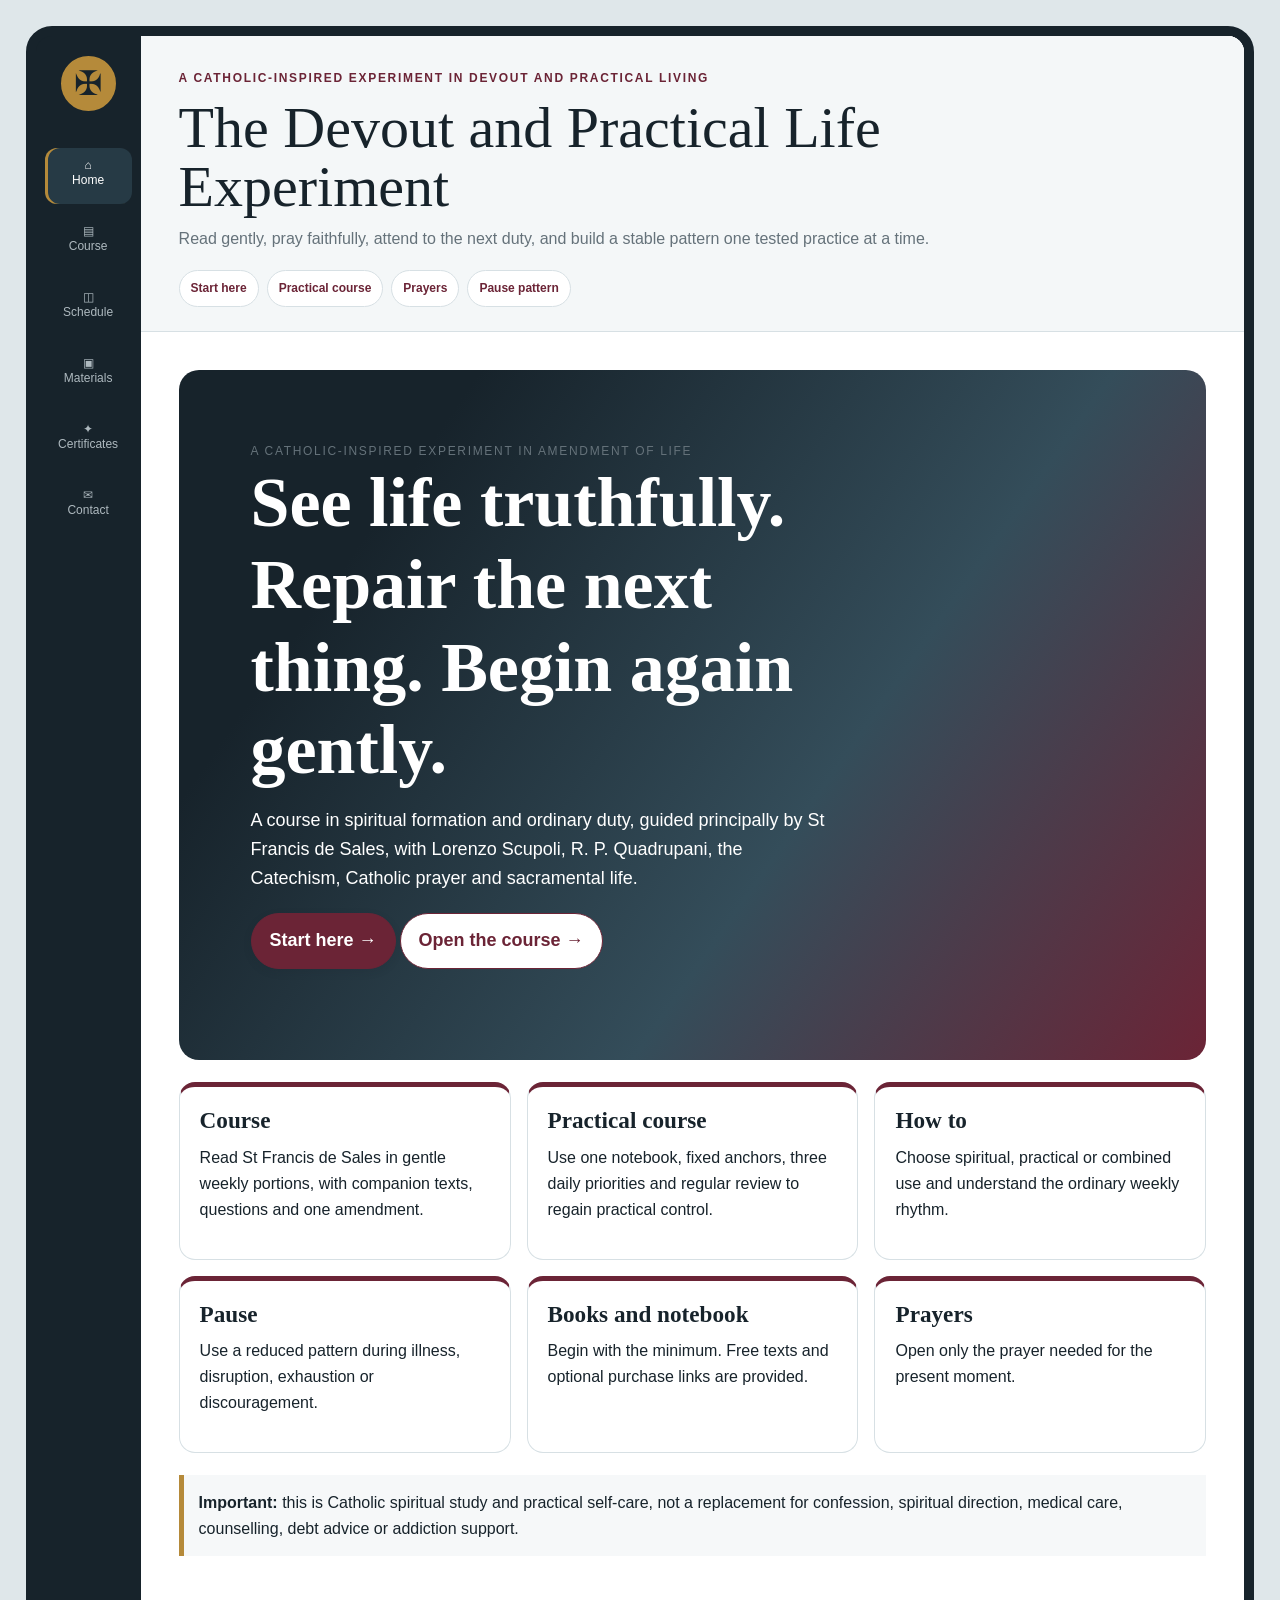
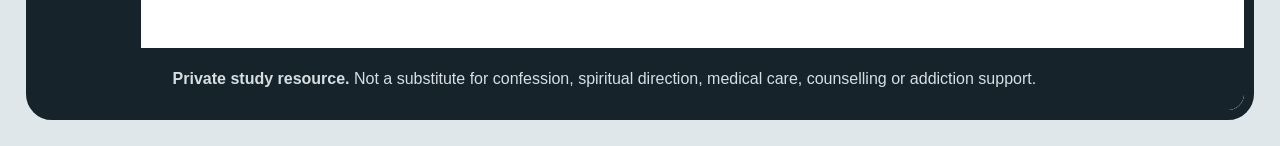
<file: index.html>
<!doctype html><html lang="en-GB"><head><meta charset="utf-8"><meta name="viewport" content="width=device-width,initial-scale=1"><title>The Devout and Practical Life Experiment</title><link rel="stylesheet" href="styles.css"></head><body><main><section class="hero"><div><div class="kicker">A Catholic-inspired experiment in amendment of life</div><h2>See life truthfully. Repair the next thing. Begin again gently.</h2><p>A course in spiritual formation and ordinary duty, guided principally by St Francis de Sales, with Lorenzo Scupoli, R. P. Quadrupani, the Catechism, Catholic prayer and sacramental life.</p><p><a class="button" href="start.html">Start here →</a><a class="button secondary" href="lessons.html">Open the course →</a></p></div></section><div class="grid"><a class="lesson-card" href="lessons.html"><h3>Course</h3><p>Read St Francis de Sales in gentle weekly portions, with companion texts, questions and one amendment.</p></a><a class="lesson-card" href="practical.html"><h3>Practical course</h3><p>Use one notebook, fixed anchors, three daily priorities and regular review to regain practical control.</p></a><a class="lesson-card" href="schedule.html"><h3>How to</h3><p>Choose spiritual, practical or combined use and understand the ordinary weekly rhythm.</p></a><a class="lesson-card" href="crisis.html"><h3>Pause</h3><p>Use a reduced pattern during illness, disruption, exhaustion or discouragement.</p></a><a class="lesson-card" href="materials.html"><h3>Books and notebook</h3><p>Begin with the minimum. Free texts and optional purchase links are provided.</p></a><a class="lesson-card" href="prayers.html"><h3>Prayers</h3><p>Open only the prayer needed for the present moment.</p></a></div><section class="warning"><strong>Important:</strong> this is Catholic spiritual study and practical self-care, not a replacement for confession, spiritual direction, medical care, counselling, debt advice or addiction support.</section></main><script src="app.js"></script><script src="site.js"></script><script>DEVOUT.shell('index.html')</script></body></html>
</file>
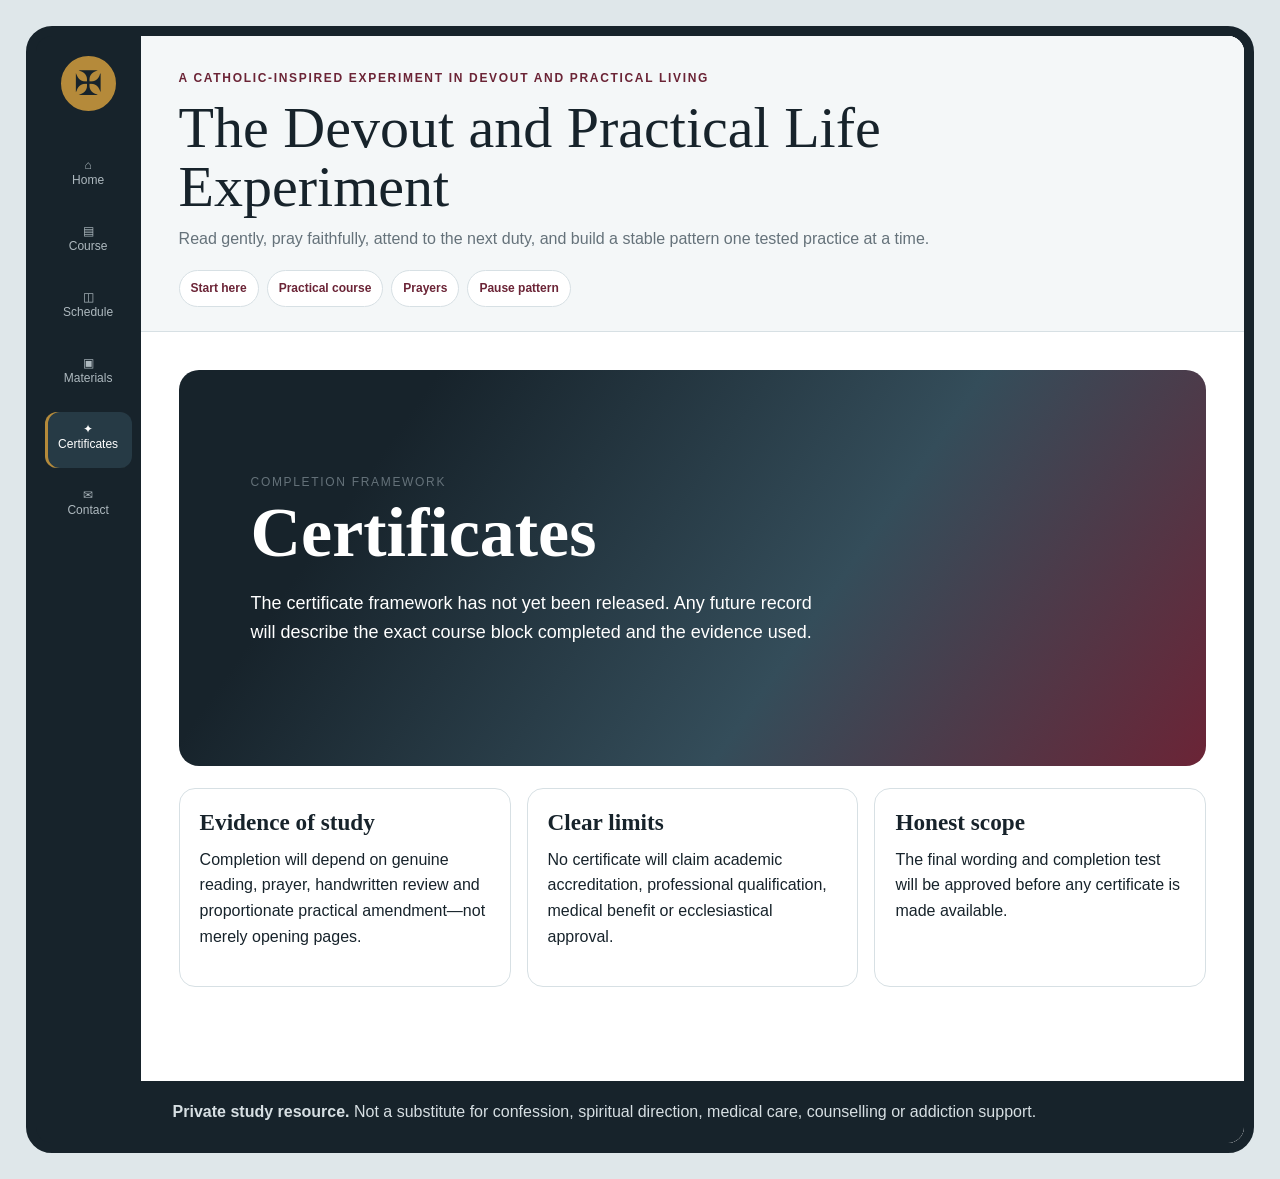
<file: certificates.html>
<!doctype html><html lang="en-GB"><head><meta charset="utf-8"><meta name="viewport" content="width=device-width,initial-scale=1"><title>Certificates — The Devout and Practical Life Experiment</title><link rel="stylesheet" href="styles.css"></head><body><main><section class="hero"><div><div class="kicker">Completion framework</div><h2>Certificates</h2><p>The certificate framework has not yet been released. Any future record will describe the exact course block completed and the evidence used.</p></div></section><div class="grid"><article class="panel"><h3>Evidence of study</h3><p>Completion will depend on genuine reading, prayer, handwritten review and proportionate practical amendment—not merely opening pages.</p></article><article class="panel"><h3>Clear limits</h3><p>No certificate will claim academic accreditation, professional qualification, medical benefit or ecclesiastical approval.</p></article><article class="panel"><h3>Honest scope</h3><p>The final wording and completion test will be approved before any certificate is made available.</p></article></div></main><script src="app.js"></script><script src="site.js"></script><script>DEVOUT.shell('certificates.html')</script></body></html>
</file>
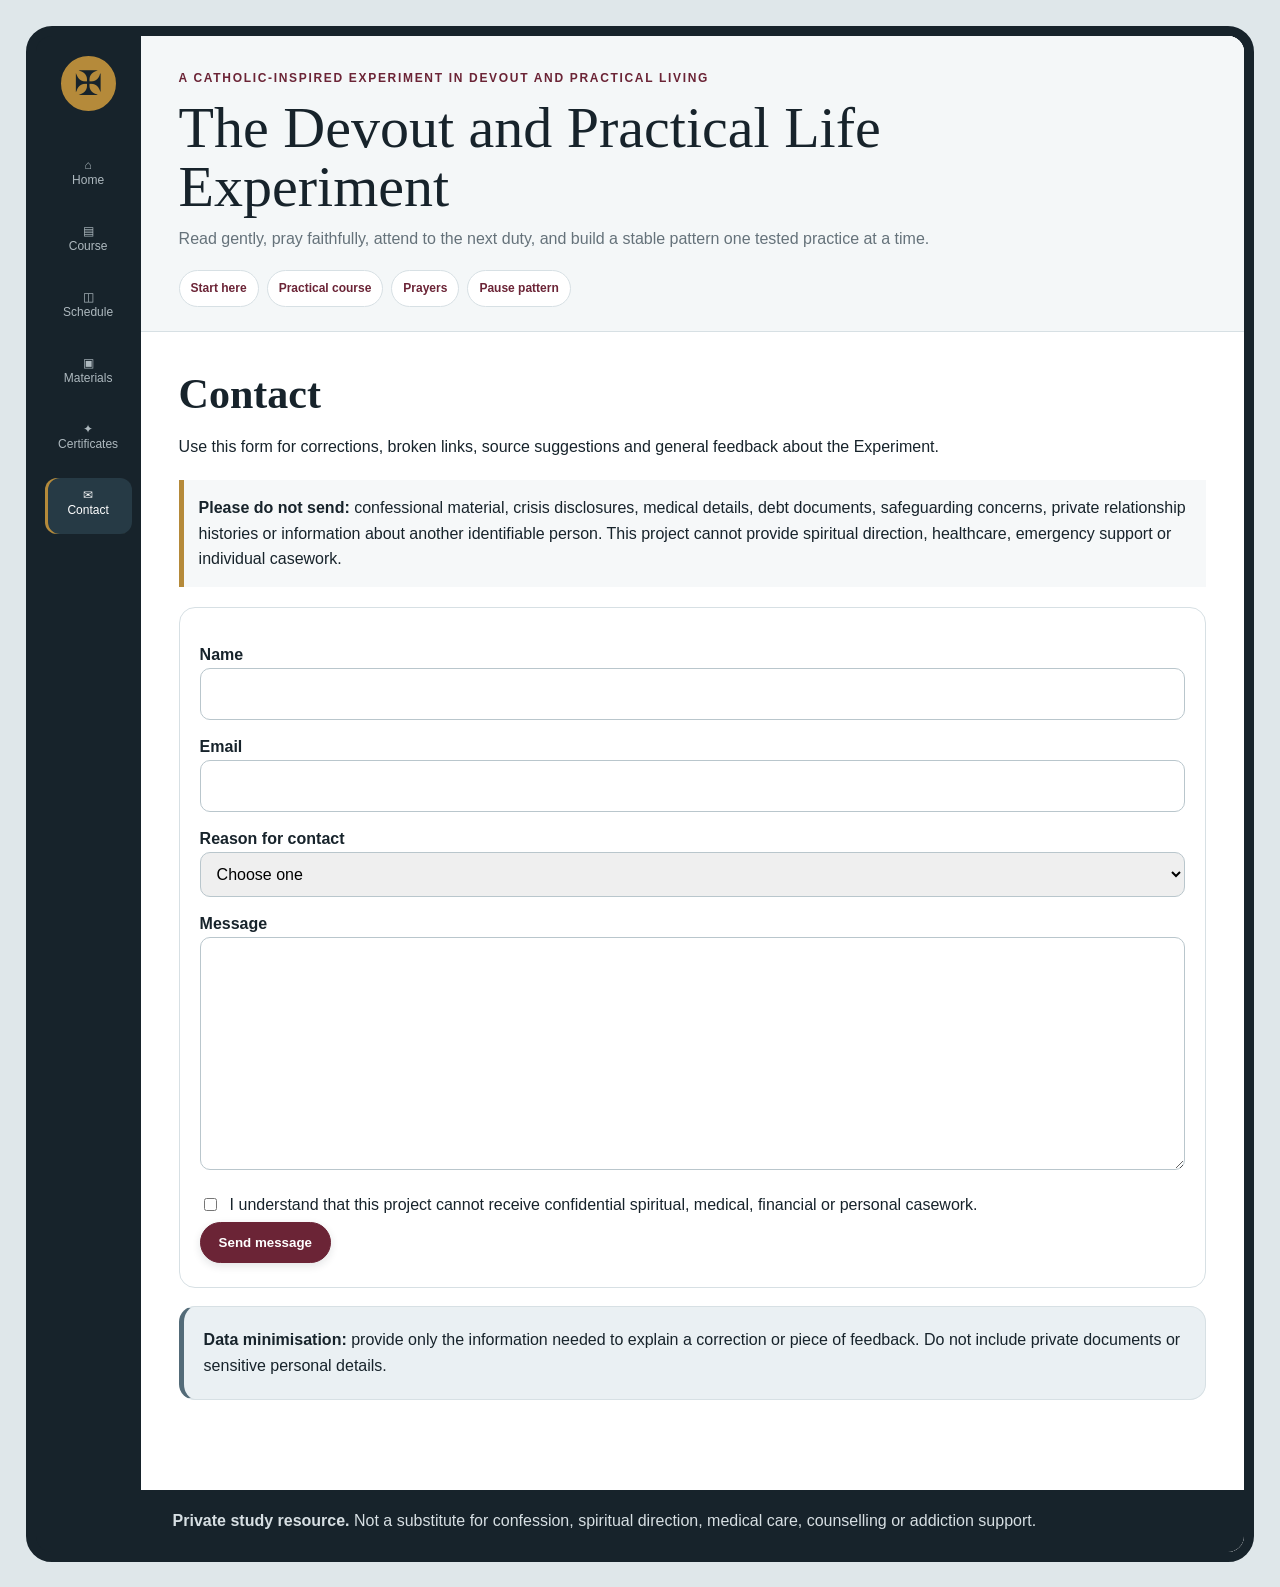
<file: contact.html>
<!doctype html><html lang="en-GB"><head><meta charset="utf-8"><meta name="viewport" content="width=device-width,initial-scale=1"><title>Contact</title><link rel="stylesheet" href="styles.css"></head><body><main><h2>Contact</h2><p class="material-intro">Use this form for corrections, broken links, source suggestions and general feedback about the Experiment.</p><section class="warning"><strong>Please do not send:</strong> confessional material, crisis disclosures, medical details, debt documents, safeguarding concerns, private relationship histories or information about another identifiable person. This project cannot provide spiritual direction, healthcare, emergency support or individual casework.</section><form class="contact-form panel" action="https://formspree.io/f/mgvgrgvb" method="POST" accept-charset="UTF-8"><label for="name">Name</label><input id="name" name="name" type="text" autocomplete="name"><label for="email">Email</label><input id="email" name="email" type="email" autocomplete="email" required><label for="reason">Reason for contact</label><select id="reason" name="reason" required><option value="">Choose one</option><option>Correction</option><option>Broken link</option><option>Source suggestion</option><option>General feedback</option></select><label for="message">Message</label><textarea id="message" name="message" rows="8" required></textarea><label class="checkbox-label"><input name="privacy-confirmation" type="checkbox" required> I understand that this project cannot receive confidential spiritual, medical, financial or personal casework.</label><input type="hidden" name="_subject" value="Devout and Practical Life Experiment feedback"><button class="button" type="submit">Send message</button></form><section class="course-purpose"><strong>Data minimisation:</strong> provide only the information needed to explain a correction or piece of feedback. Do not include private documents or sensitive personal details.</section></main><script src="app.js"></script><script src="site.js"></script><script>DEVOUT.shell('contact.html')</script></body></html>
</file>
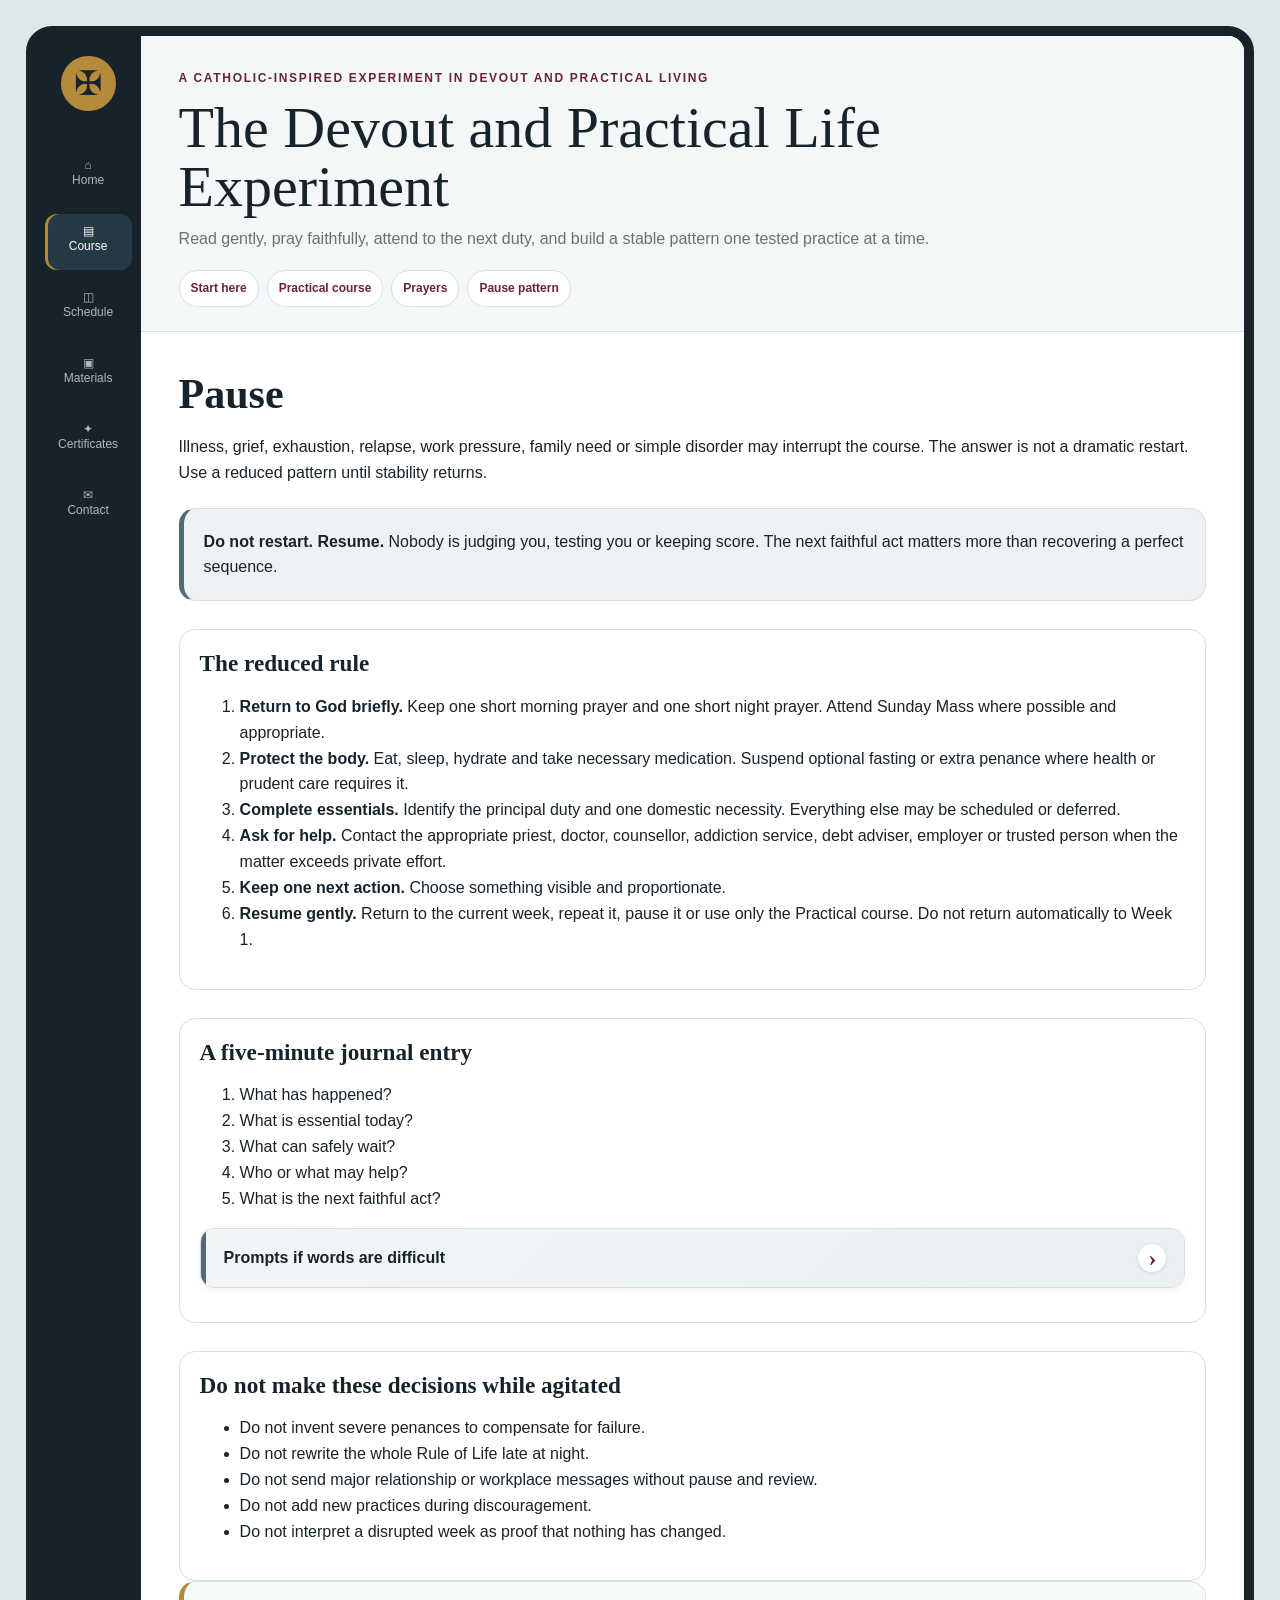
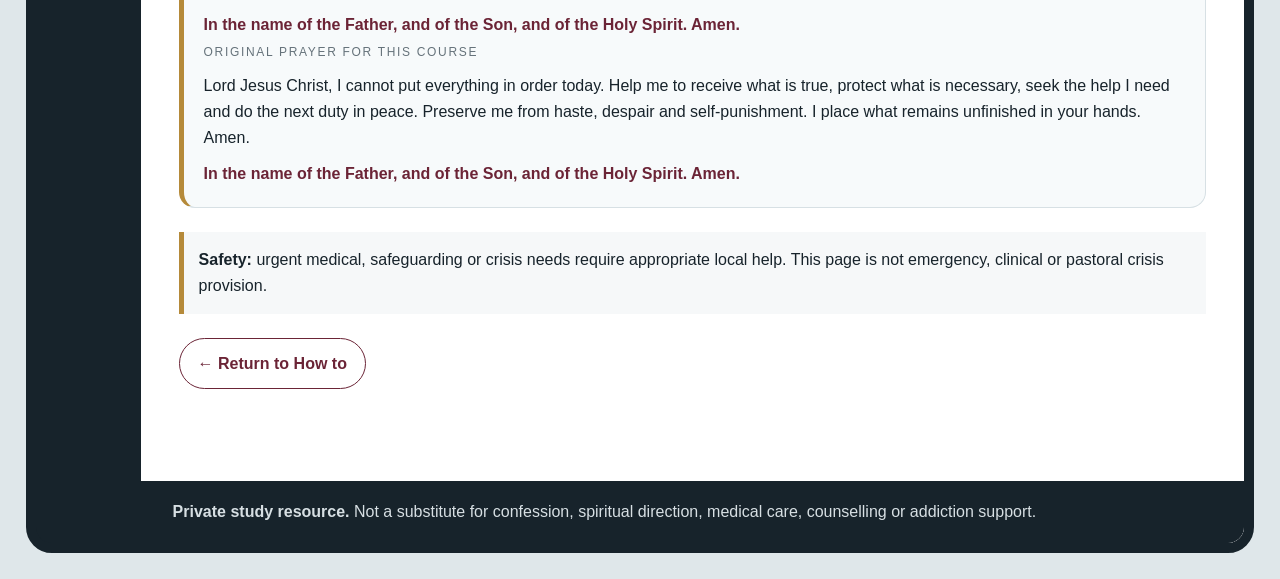
<file: crisis.html>
<!doctype html><html lang="en-GB"><head><meta charset="utf-8"><meta name="viewport" content="width=device-width,initial-scale=1"><title>Pause</title><link rel="stylesheet" href="styles.css"></head><body><main><h2>Pause</h2><p class="material-intro">Illness, grief, exhaustion, relapse, work pressure, family need or simple disorder may interrupt the course. The answer is not a dramatic restart. Use a reduced pattern until stability returns.</p><section class="resume"><strong>Do not restart. Resume.</strong> Nobody is judging you, testing you or keeping score. The next faithful act matters more than recovering a perfect sequence.</section><section class="panel"><h3>The reduced rule</h3><ol><li><strong>Return to God briefly.</strong> Keep one short morning prayer and one short night prayer. Attend Sunday Mass where possible and appropriate.</li><li><strong>Protect the body.</strong> Eat, sleep, hydrate and take necessary medication. Suspend optional fasting or extra penance where health or prudent care requires it.</li><li><strong>Complete essentials.</strong> Identify the principal duty and one domestic necessity. Everything else may be scheduled or deferred.</li><li><strong>Ask for help.</strong> Contact the appropriate priest, doctor, counsellor, addiction service, debt adviser, employer or trusted person when the matter exceeds private effort.</li><li><strong>Keep one next action.</strong> Choose something visible and proportionate.</li><li><strong>Resume gently.</strong> Return to the current week, repeat it, pause it or use only the Practical course. Do not return automatically to Week 1.</li></ol></section><section class="panel"><h3>A five-minute journal entry</h3><ol><li>What has happened?</li><li>What is essential today?</li><li>What can safely wait?</li><li>Who or what may help?</li><li>What is the next faithful act?</li></ol><details class="hint"><summary>Prompts if words are difficult</summary><p>“Today is not an ordinary day because…” · “The minimum duty is…” · “I give myself permission to defer…” · “I need to contact…” · “My next act is…”</p></details></section><section class="panel"><h3>Do not make these decisions while agitated</h3><ul><li>Do not invent severe penances to compensate for failure.</li><li>Do not rewrite the whole Rule of Life late at night.</li><li>Do not send major relationship or workplace messages without pause and review.</li><li>Do not add new practices during discouragement.</li><li>Do not interpret a disrupted week as proof that nothing has changed.</li></ul></section><section class="prayer-strip"><span class="small-label">Original prayer for this course</span><p>Lord Jesus Christ, I cannot put everything in order today. Help me to receive what is true, protect what is necessary, seek the help I need and do the next duty in peace. Preserve me from haste, despair and self-punishment. I place what remains unfinished in your hands. Amen.</p></section><section class="warning"><strong>Safety:</strong> urgent medical, safeguarding or crisis needs require appropriate local help. This page is not emergency, clinical or pastoral crisis provision.</section><p><a class="button secondary" href="schedule.html">← Return to How to</a></p></main><script src="app.js"></script><script src="site.js"></script><script>DEVOUT.shell('crisis.html')</script></body></html>
</file>
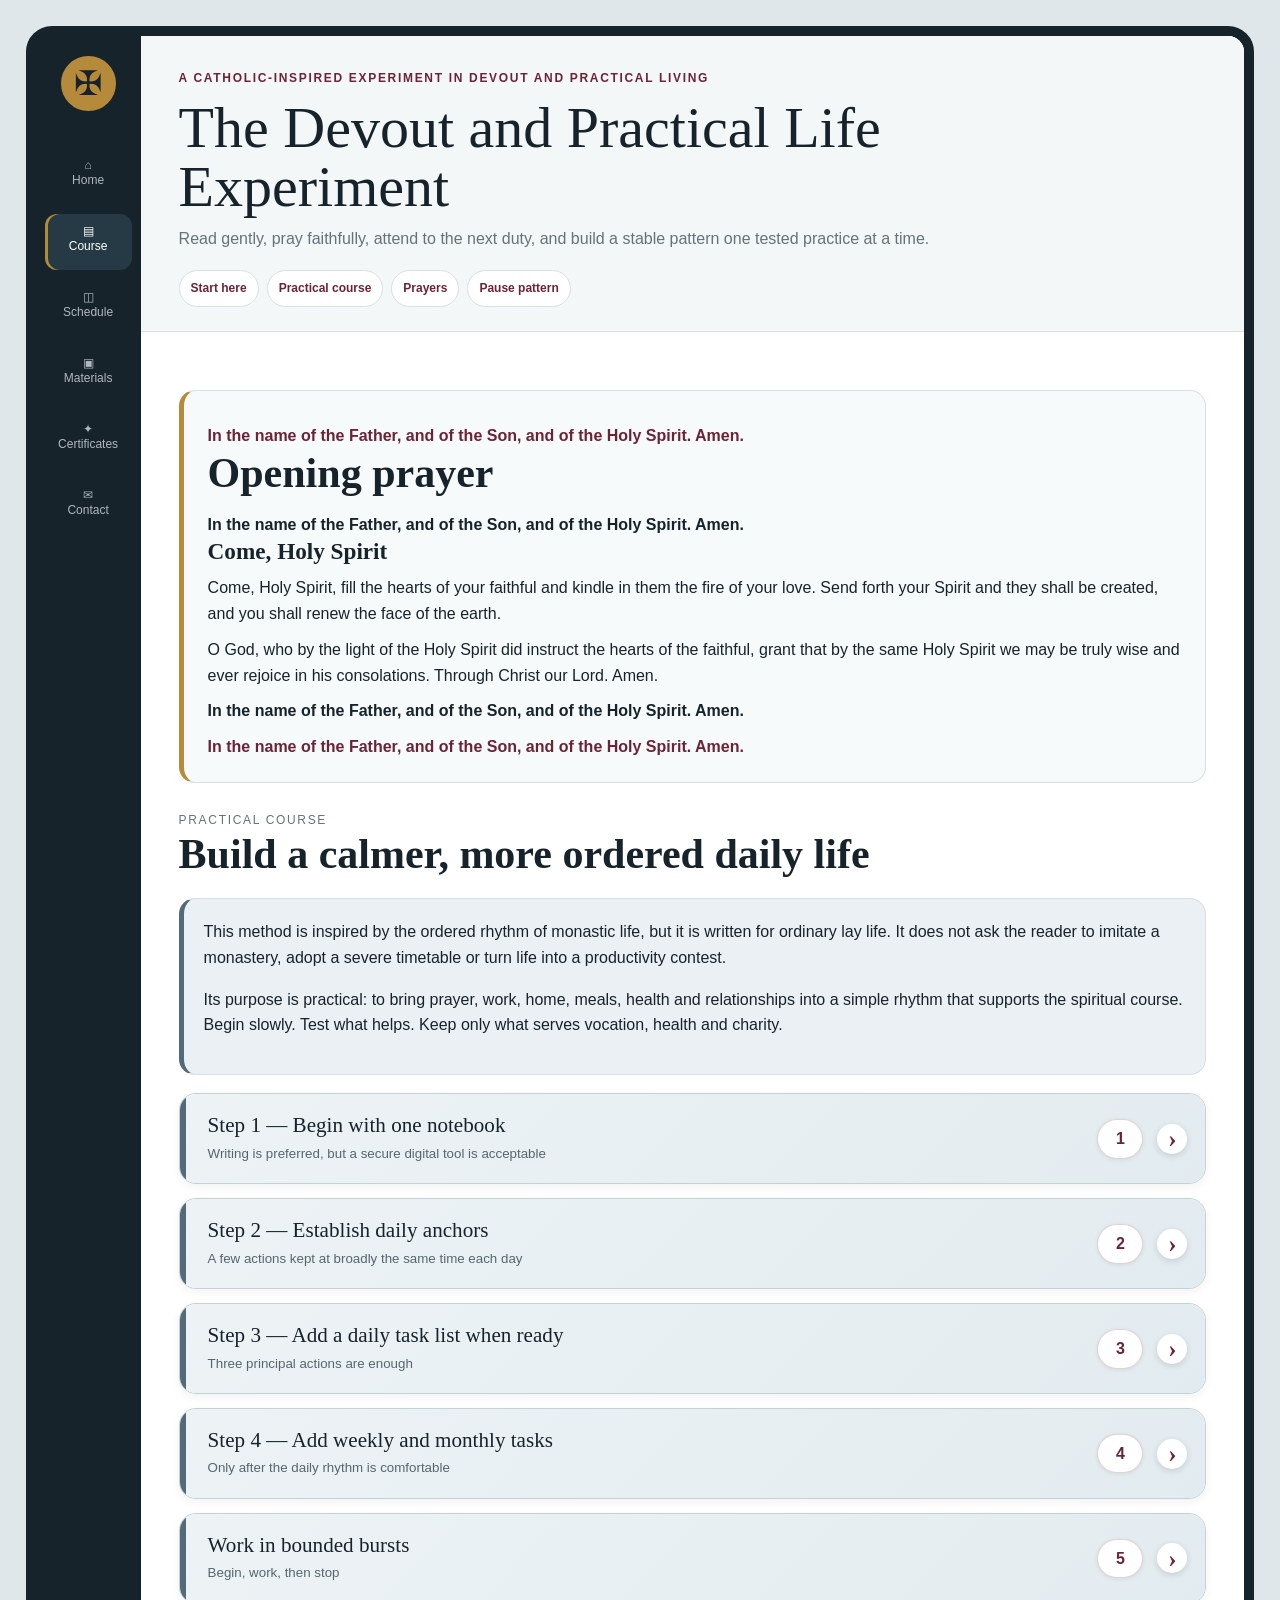
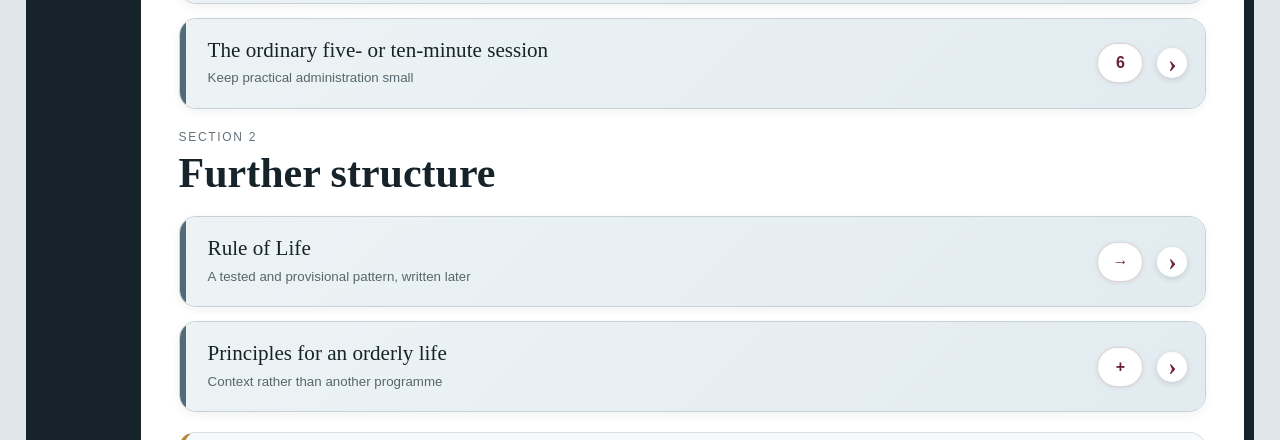
<file: journal.html>
<!doctype html><html lang="en-GB"><head><meta charset="utf-8"><meta name="viewport" content="width=device-width,initial-scale=1"><meta http-equiv="refresh" content="0; url=practical.html"><title>Practical — The Devout and Practical Life Experiment</title></head><body><p>The standalone journal has been replaced by the <a href="practical.html">Practical page</a>. Each lesson still contains its own handwritten journal guidance.</p></body></html>
</file>
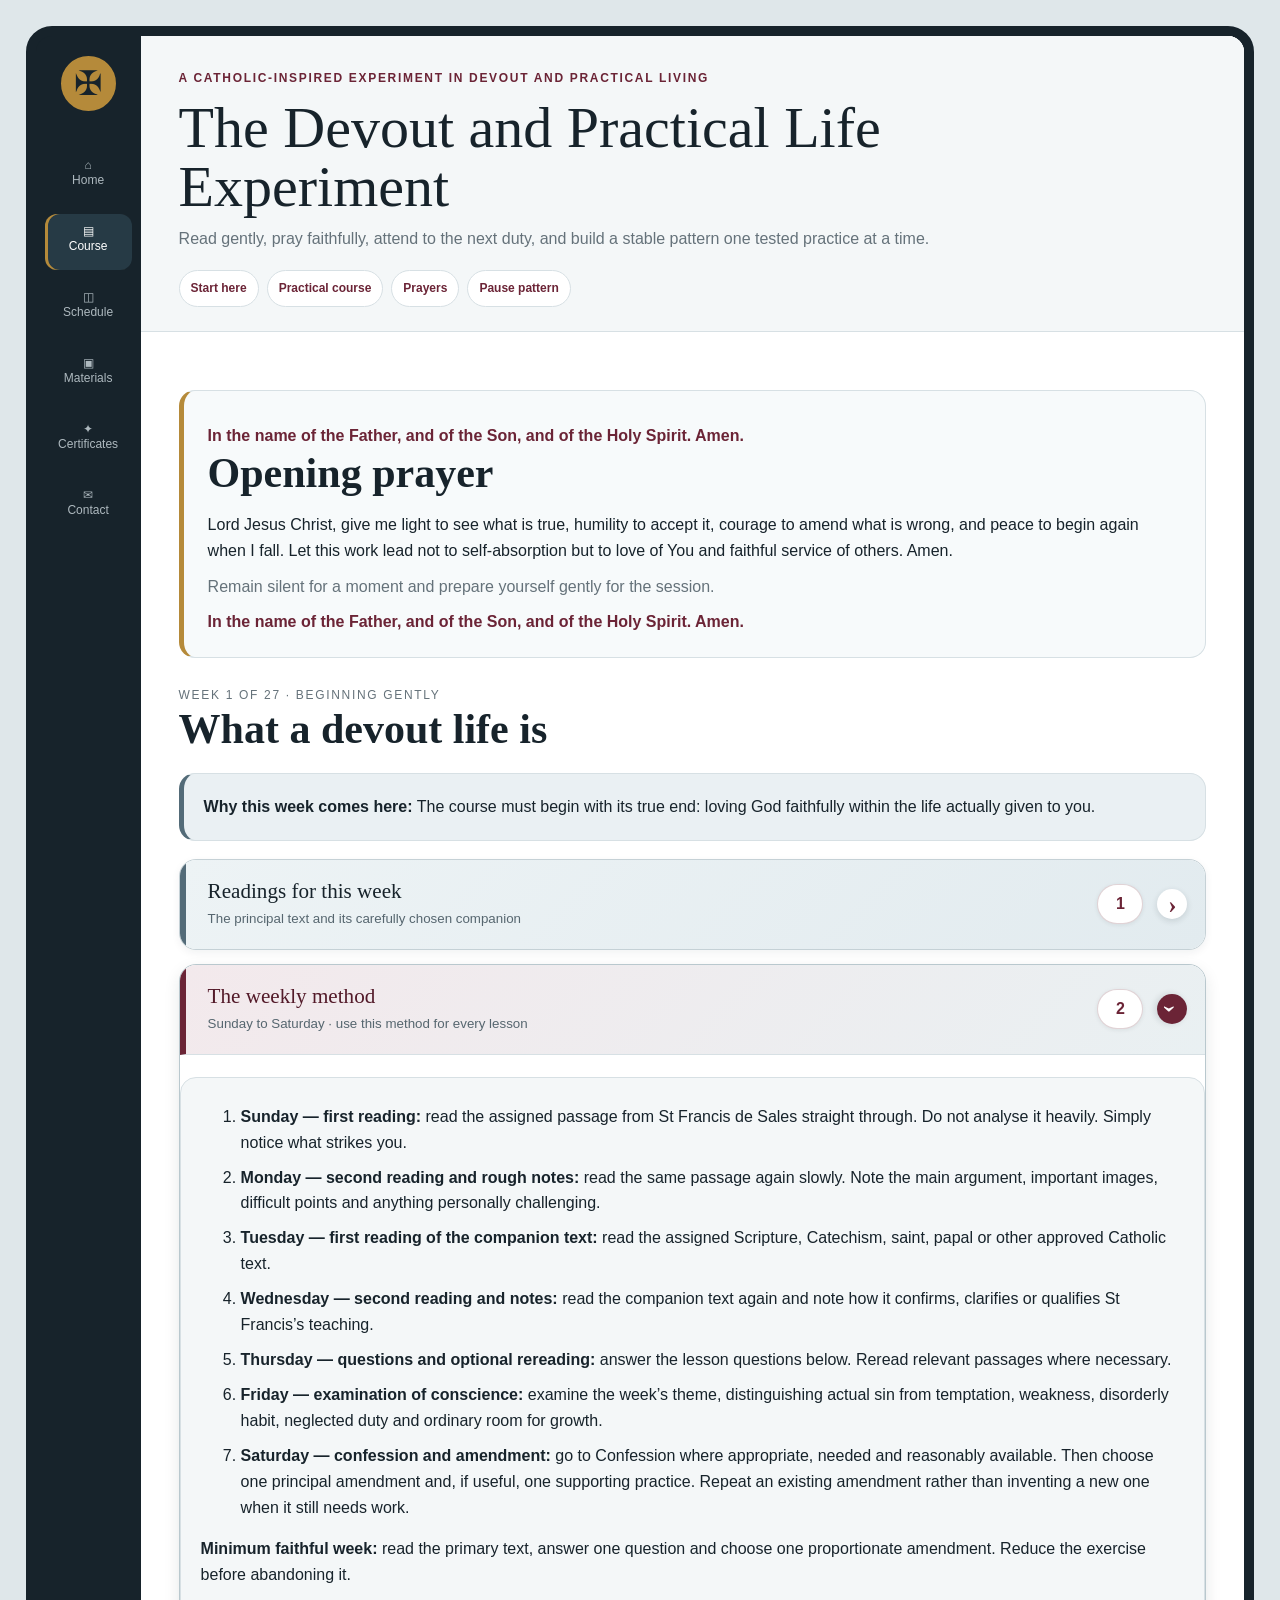
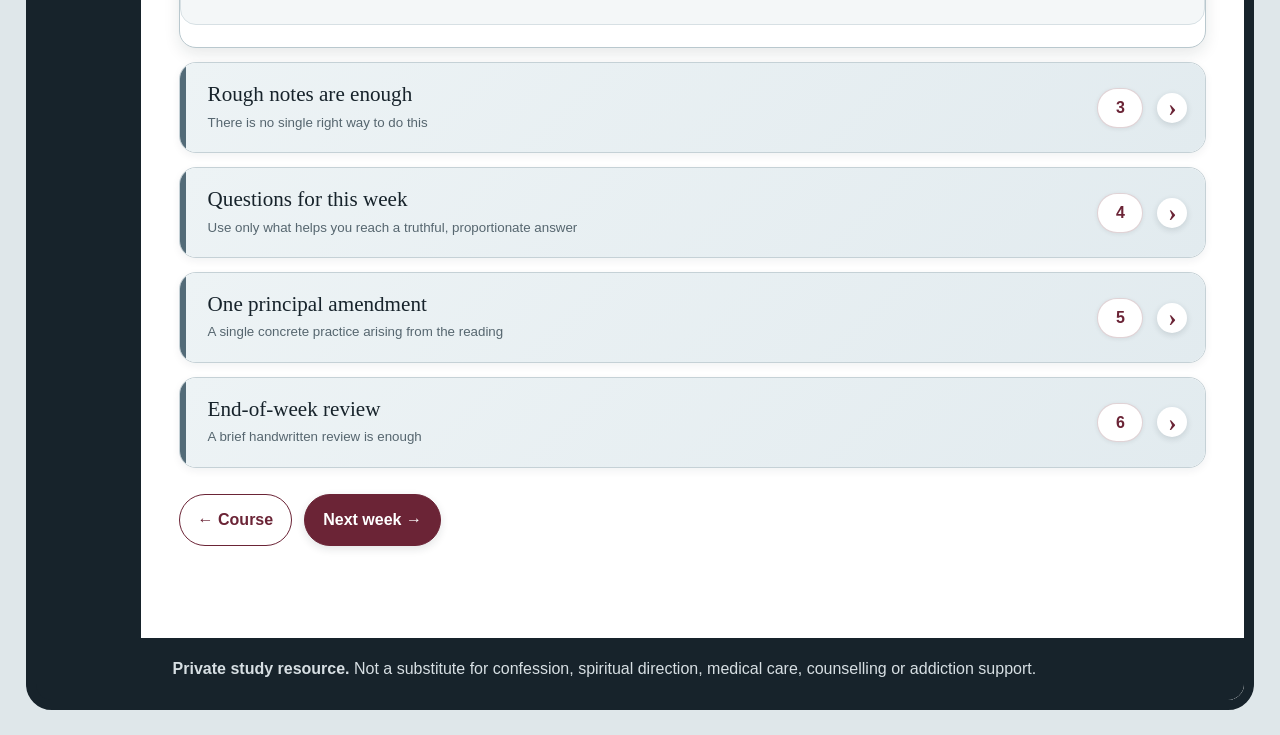
<file: lesson.html>
<!doctype html>
<html lang="en-GB">
<head>
  <meta charset="utf-8">
  <meta name="viewport" content="width=device-width,initial-scale=1">
  <title>Lesson — The Devout and Practical Life Experiment</title>
  <link rel="stylesheet" href="styles.css">
  <link rel="stylesheet" href="course.css">
</head>
<body>
  <main id="lesson"></main>
  <script src="app.js"></script>
  <script src="site.js"></script>
  <script>
    DEVOUT.lessonPage = function () {
      const n = Number(new URLSearchParams(location.search).get('n')) || 1;
      const l = COURSE.find((item) => item.n === n) || COURSE[0];
      document.title = `Week ${l.n}: ${l.title} — The Devout and Practical Life Experiment`;

      document.querySelector('#lesson').innerHTML = `
        <article class="course-page lesson-page">
          <section class="prayer-strip course-prayer">
            <h2>Opening prayer</h2>
            <p>${LESSON_PRAYER}</p>
            <p class="small">Remain silent for a moment and prepare yourself gently for the session.</p>
          </section>
          <div class="lesson-number">Week ${l.n} of ${COURSE.length} · ${l.phase}</div>
          <h2>${l.title}</h2>
          <section class="course-purpose"><strong>Why this week comes here:</strong> ${l.why}</section>
          <div class="course-accordions lesson-accordions">
            <details class="course-phase"><summary><span><strong>Readings for this week</strong><small>The principal text and its carefully chosen companion</small></span><span class="phase-progress">1</span></summary><div class="phase-weeks reading-grid">${readingCard('Primary reading', l.primary, l.detail, l.primaryUrl)}${readingCard('Companion or Church reading', l.companion, l.companionDetail, l.companionUrl)}</div></details>
            <details class="course-phase" open><summary><span><strong>The weekly method</strong><small>Sunday to Saturday · use this method for every lesson</small></span><span class="phase-progress">2</span></summary><div class="phase-weeks session-plan"><ol><li><strong>Sunday — first reading:</strong> read the assigned passage from St Francis de Sales straight through. Do not analyse it heavily. Simply notice what strikes you.</li><li><strong>Monday — second reading and rough notes:</strong> read the same passage again slowly. Note the main argument, important images, difficult points and anything personally challenging.</li><li><strong>Tuesday — first reading of the companion text:</strong> read the assigned Scripture, Catechism, saint, papal or other approved Catholic text.</li><li><strong>Wednesday — second reading and notes:</strong> read the companion text again and note how it confirms, clarifies or qualifies St Francis’s teaching.</li><li><strong>Thursday — questions and optional rereading:</strong> answer the lesson questions below. Reread relevant passages where necessary.</li><li><strong>Friday — examination of conscience:</strong> examine the week’s theme, distinguishing actual sin from temptation, weakness, disorderly habit, neglected duty and ordinary room for growth.</li><li><strong>Saturday — confession and amendment:</strong> go to Confession where appropriate, needed and reasonably available. Then choose one principal amendment and, if useful, one supporting practice. Repeat an existing amendment rather than inventing a new one when it still needs work.</li></ol><p><strong>Minimum faithful week:</strong> read the primary text, answer one question and choose one proportionate amendment. Reduce the exercise before abandoning it.</p></div></details>
            <details class="course-phase"><summary><span><strong>Rough notes are enough</strong><small>There is no single right way to do this</small></span><span class="phase-progress">3</span></summary><div class="phase-weeks"><p>You do not need a beautiful journal, elaborate planner or polished study notes. A battered old notepad is perfectly sufficient.</p><p>Your notes may be short bullet points, underlined phrases, rough sketches, diagrams, personal reflections or one sentence about how to apply the lesson today. The purpose is not to produce impressive notes. It is to understand the lesson, pray with it and begin applying it in ordinary life.</p><figure class="rough-notes-example"><img src="images/rough-notes-example.svg" alt="Example of rough handwritten notes on the first chapters of Introduction to the Devout Life"><figcaption>Example only: simple handwritten notes, small sketches and one practical resolution. There is no right way to take notes for this course.</figcaption></figure></div></details>
            <details class="course-phase"><summary><span><strong>Questions for this week</strong><small>Use only what helps you reach a truthful, proportionate answer</small></span><span class="phase-progress">4</span></summary><div class="phase-weeks"><ul>${l.questions.map((question) => `<li>${question}</li>`).join('')}</ul>${hints()}</div></details>
            <details class="course-phase"><summary><span><strong>One principal amendment</strong><small>A single concrete practice arising from the reading</small></span><span class="phase-progress">5</span></summary><div class="phase-weeks"><p>${l.amend}</p><p><strong>One principal amendment is normally enough.</strong> Add one supporting practice only where it genuinely helps. Continue last week’s amendment when necessary rather than accumulating resolutions.</p></div></details>
            <details class="course-phase"><summary><span><strong>End-of-week review</strong><small>A brief handwritten review is enough</small></span><span class="phase-progress">6</span></summary><div class="phase-weeks"><p>Ask: What have I understood? What have I seen in myself? What needs to change? What one amendment should I now practise?</p>${journal()}</div></details>
          </div>
          <p class="lesson-nav">${l.n > 1 ? `<a class="button secondary" href="lesson.html?n=${l.n - 1}">← Previous</a>` : `<a class="button secondary" href="lessons.html">← Course</a>`}${l.n < COURSE.length ? `<a class="button" href="lesson.html?n=${l.n + 1}">Next week →</a>` : `<a class="button" href="rule.html">Review the Rule of Life →</a>`}</p>
        </article>`;
    };
    DEVOUT.shell('lessons.html');
    DEVOUT.lessonPage();
  </script>
</body>
</html>
</file>
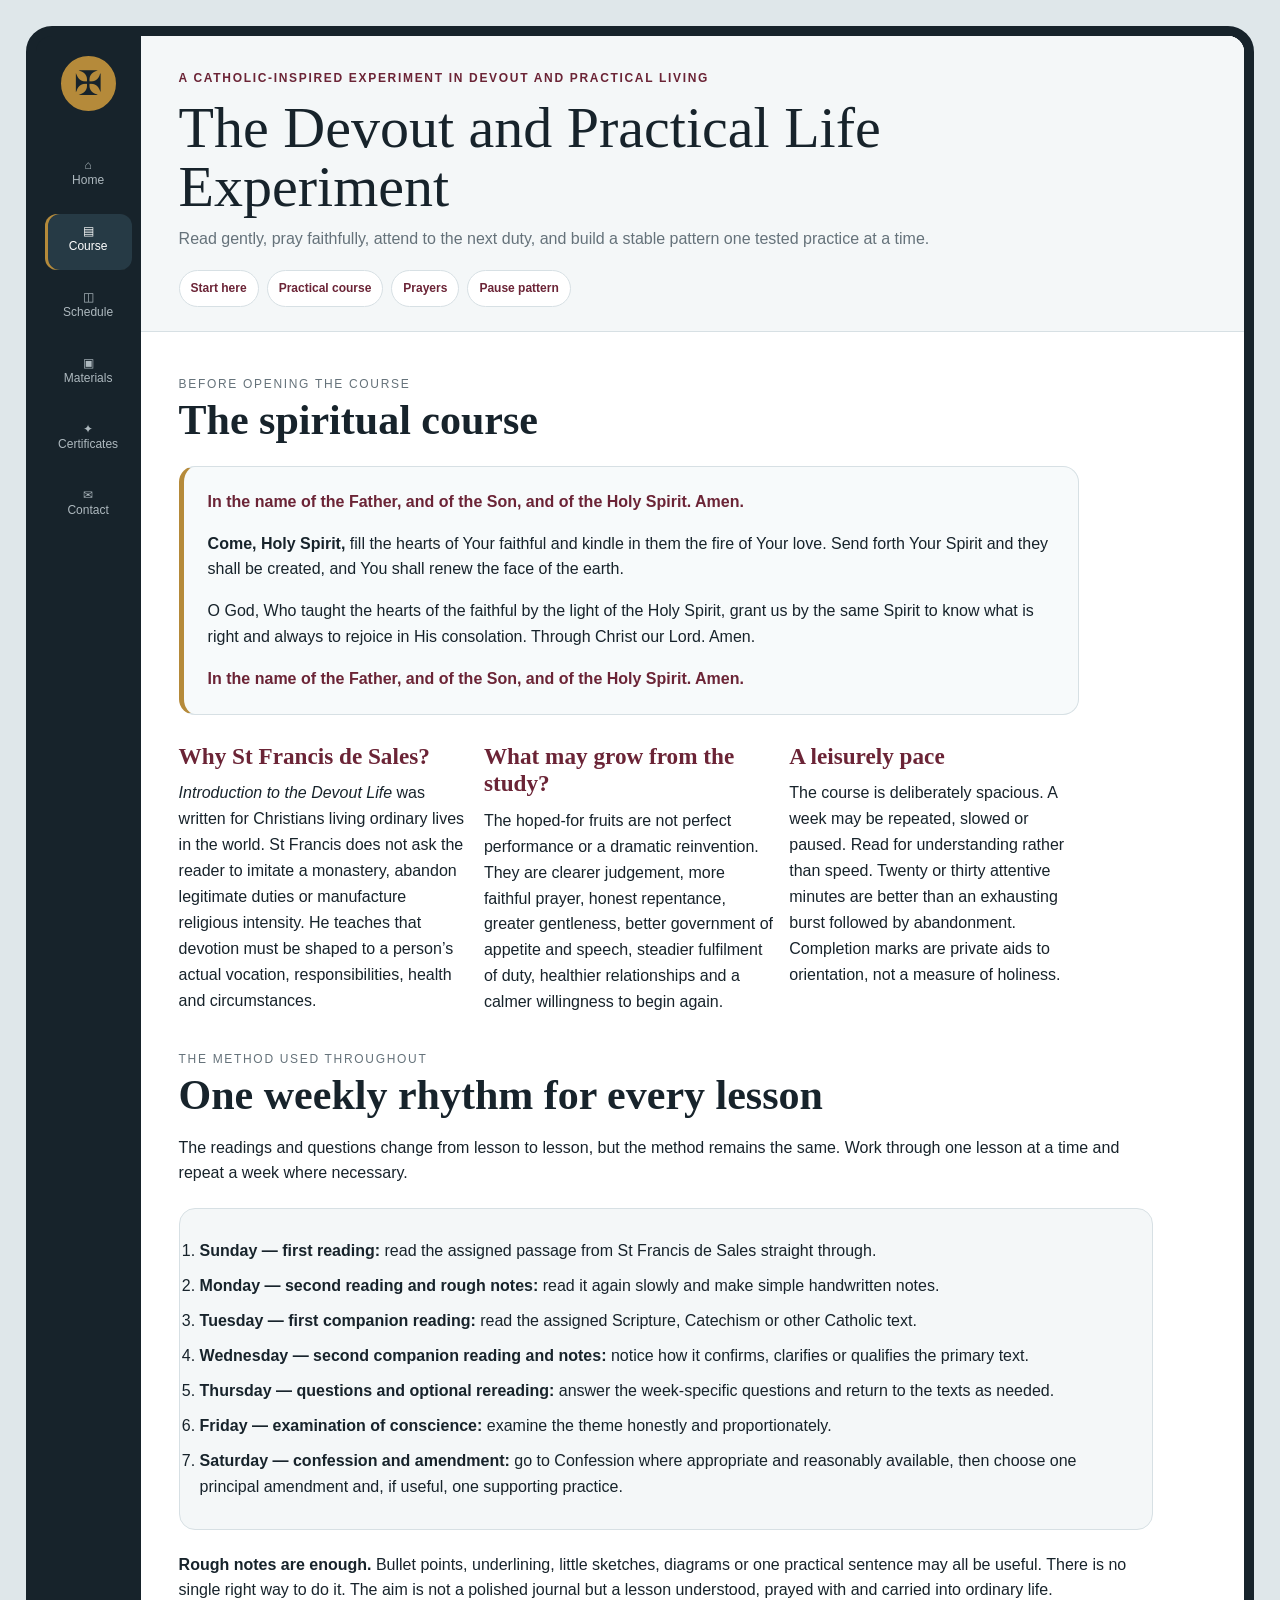
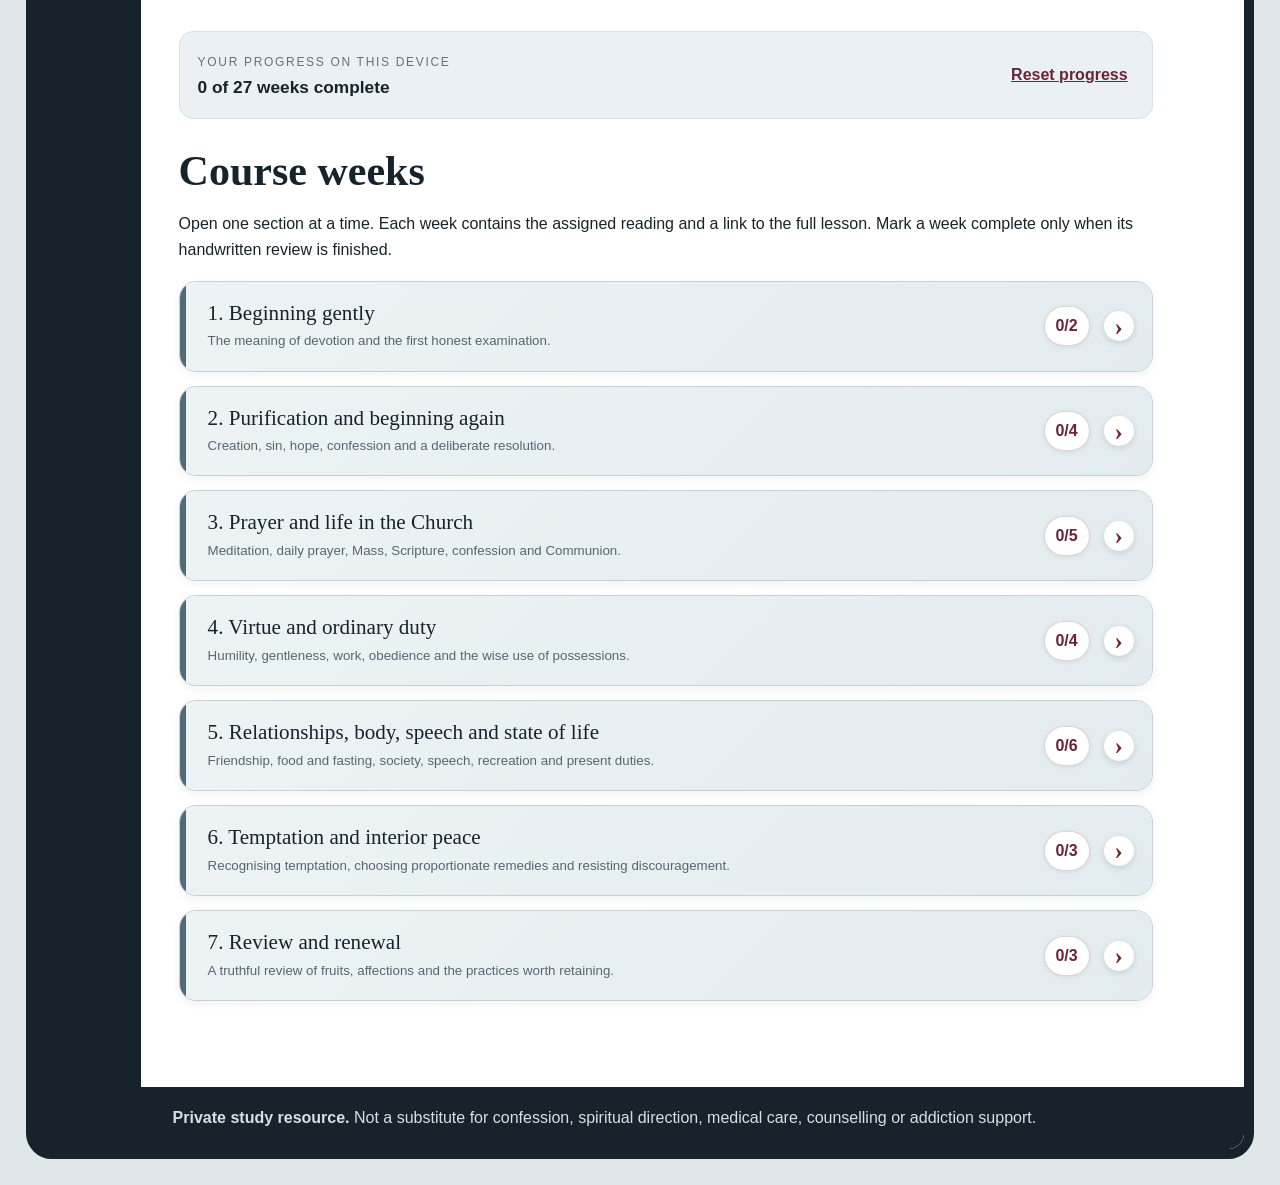
<file: lessons.html>
<!doctype html>
<html lang="en-GB">
<head>
  <meta charset="utf-8">
  <meta name="viewport" content="width=device-width,initial-scale=1">
  <title>Course</title>
  <link rel="stylesheet" href="styles.css">
  <link rel="stylesheet" href="course.css">
</head>
<body>
<main class="course-page">
  <section class="course-introduction" aria-labelledby="course-heading">
    <span class="small-label">Before opening the course</span>
    <h2 id="course-heading">The spiritual course</h2>

    <div class="course-prayer" role="note" aria-label="Prayer before beginning">
      <p class="sign-of-cross">In the name of the Father, and of the Son, and of the Holy Spirit. Amen.</p>
      <p><strong>Come, Holy Spirit,</strong> fill the hearts of Your faithful and kindle in them the fire of Your love. Send forth Your Spirit and they shall be created, and You shall renew the face of the earth.</p>
      <p>O God, Who taught the hearts of the faithful by the light of the Holy Spirit, grant us by the same Spirit to know what is right and always to rejoice in His consolation. Through Christ our Lord. Amen.</p>
      <p class="sign-of-cross">In the name of the Father, and of the Son, and of the Holy Spirit. Amen.</p>
    </div>

    <div class="course-intro-copy">
      <article>
        <h3>Why St Francis de Sales?</h3>
        <p><em>Introduction to the Devout Life</em> was written for Christians living ordinary lives in the world. St Francis does not ask the reader to imitate a monastery, abandon legitimate duties or manufacture religious intensity. He teaches that devotion must be shaped to a person’s actual vocation, responsibilities, health and circumstances.</p>
      </article>
      <article>
        <h3>What may grow from the study?</h3>
        <p>The hoped-for fruits are not perfect performance or a dramatic reinvention. They are clearer judgement, more faithful prayer, honest repentance, greater gentleness, better government of appetite and speech, steadier fulfilment of duty, healthier relationships and a calmer willingness to begin again.</p>
      </article>
      <article>
        <h3>A leisurely pace</h3>
        <p>The course is deliberately spacious. A week may be repeated, slowed or paused. Read for understanding rather than speed. Twenty or thirty attentive minutes are better than an exhausting burst followed by abandonment. Completion marks are private aids to orientation, not a measure of holiness.</p>
      </article>
    </div>
  </section>

  <section class="course-method" aria-labelledby="method-heading">
    <span class="small-label">The method used throughout</span>
    <h2 id="method-heading">One weekly rhythm for every lesson</h2>
    <p>The readings and questions change from lesson to lesson, but the method remains the same. Work through one lesson at a time and repeat a week where necessary.</p>
    <ol class="session-plan">
      <li><strong>Sunday — first reading:</strong> read the assigned passage from St Francis de Sales straight through.</li>
      <li><strong>Monday — second reading and rough notes:</strong> read it again slowly and make simple handwritten notes.</li>
      <li><strong>Tuesday — first companion reading:</strong> read the assigned Scripture, Catechism or other Catholic text.</li>
      <li><strong>Wednesday — second companion reading and notes:</strong> notice how it confirms, clarifies or qualifies the primary text.</li>
      <li><strong>Thursday — questions and optional rereading:</strong> answer the week-specific questions and return to the texts as needed.</li>
      <li><strong>Friday — examination of conscience:</strong> examine the theme honestly and proportionately.</li>
      <li><strong>Saturday — confession and amendment:</strong> go to Confession where appropriate and reasonably available, then choose one principal amendment and, if useful, one supporting practice.</li>
    </ol>
    <p><strong>Rough notes are enough.</strong> Bullet points, underlining, little sketches, diagrams or one practical sentence may all be useful. There is no single right way to do it. The aim is not a polished journal but a lesson understood, prayed with and carried into ordinary life.</p>
  </section>

  <section class="course-progress" aria-live="polite">
    <div>
      <span class="small-label">Your progress on this device</span>
      <strong id="progress-text">0 of 27 weeks complete</strong>
    </div>
    <button class="text-button" id="reset-progress" type="button">Reset progress</button>
  </section>

  <section aria-labelledby="weeks-heading">
    <h2 id="weeks-heading">Course weeks</h2>
    <p class="material-intro">Open one section at a time. Each week contains the assigned reading and a link to the full lesson. Mark a week complete only when its handwritten review is finished.</p>
    <div id="course-accordions" class="course-accordions"></div>
  </section>
</main>
<script src="app.js"></script>
<script src="site.js"></script>
<script>
DEVOUT.shell('lessons.html');

const COURSE_GROUPS = [
  {title:'1. Beginning gently', description:'The meaning of devotion and the first honest examination.', weeks:[1,2]},
  {title:'2. Purification and beginning again', description:'Creation, sin, hope, confession and a deliberate resolution.', weeks:[3,4,5,6]},
  {title:'3. Prayer and life in the Church', description:'Meditation, daily prayer, Mass, Scripture, confession and Communion.', weeks:[7,8,9,10,11]},
  {title:'4. Virtue and ordinary duty', description:'Humility, gentleness, work, obedience and the wise use of possessions.', weeks:[12,13,14,15]},
  {title:'5. Relationships, body, speech and state of life', description:'Friendship, food and fasting, society, speech, recreation and present duties.', weeks:[16,17,18,19,20,21]},
  {title:'6. Temptation and interior peace', description:'Recognising temptation, choosing proportionate remedies and resisting discouragement.', weeks:[22,23,24]},
  {title:'7. Review and renewal', description:'A truthful review of fruits, affections and the practices worth retaining.', weeks:[25,26,27]}
];

const STORAGE_KEY='devout-course-completed-v1';
const getCompleted=()=>{
  try{return new Set(JSON.parse(localStorage.getItem(STORAGE_KEY)||'[]').map(Number));}
  catch{return new Set();}
};
const saveCompleted=set=>localStorage.setItem(STORAGE_KEY,JSON.stringify([...set].sort((a,b)=>a-b)));
let completed=getCompleted();

function weekRow(lesson){
  const done=completed.has(lesson.n);
  return `<article class="course-week${done?' is-complete':''}" data-week="${lesson.n}">
    <div class="course-week-main">
      <span class="week-status" aria-hidden="true">${done?'✓':lesson.n}</span>
      <div>
        <div class="lesson-number">Week ${lesson.n} · ${lesson.phase}</div>
        <h3>${lesson.title}</h3>
        <p>${lesson.detail}</p>
        <p class="small"><strong>Primary:</strong> ${lesson.primary}</p>
      </div>
    </div>
    <div class="course-week-actions">
      <a class="button secondary" href="lesson.html?n=${lesson.n}">Open week →</a>
      <button class="complete-button${done?' completed':''}" type="button" data-complete="${lesson.n}" aria-pressed="${done}">${done?'Completed ✓':'Mark complete'}</button>
    </div>
  </article>`;
}

function renderCourse(){
  const lessons=DEVOUT.LESSONS;
  document.querySelector('#course-accordions').innerHTML=COURSE_GROUPS.map((group)=>{
    const groupLessons=group.weeks.map(n=>lessons.find(l=>l.n===n)).filter(Boolean);
    const doneCount=groupLessons.filter(l=>completed.has(l.n)).length;
    return `<details class="course-phase">
      <summary>
        <span><strong>${group.title}</strong><small>${group.description}</small></span>
        <span class="phase-progress">${doneCount}/${groupLessons.length}</span>
      </summary>
      <div class="phase-weeks">${groupLessons.map(weekRow).join('')}</div>
    </details>`;
  }).join('');
  document.querySelector('#progress-text').textContent=`${completed.size} of ${lessons.length} weeks complete`;
}

document.addEventListener('click',event=>{
  const button=event.target.closest('[data-complete]');
  if(!button)return;
  const n=Number(button.dataset.complete);
  completed.has(n)?completed.delete(n):completed.add(n);
  saveCompleted(completed);
  renderCourse();
});

document.querySelector('#reset-progress').addEventListener('click',()=>{
  if(!confirm('Clear all course completion marks on this device?'))return;
  completed=new Set();
  saveCompleted(completed);
  renderCourse();
});

renderCourse();
</script>
</body>
</html>
</file>
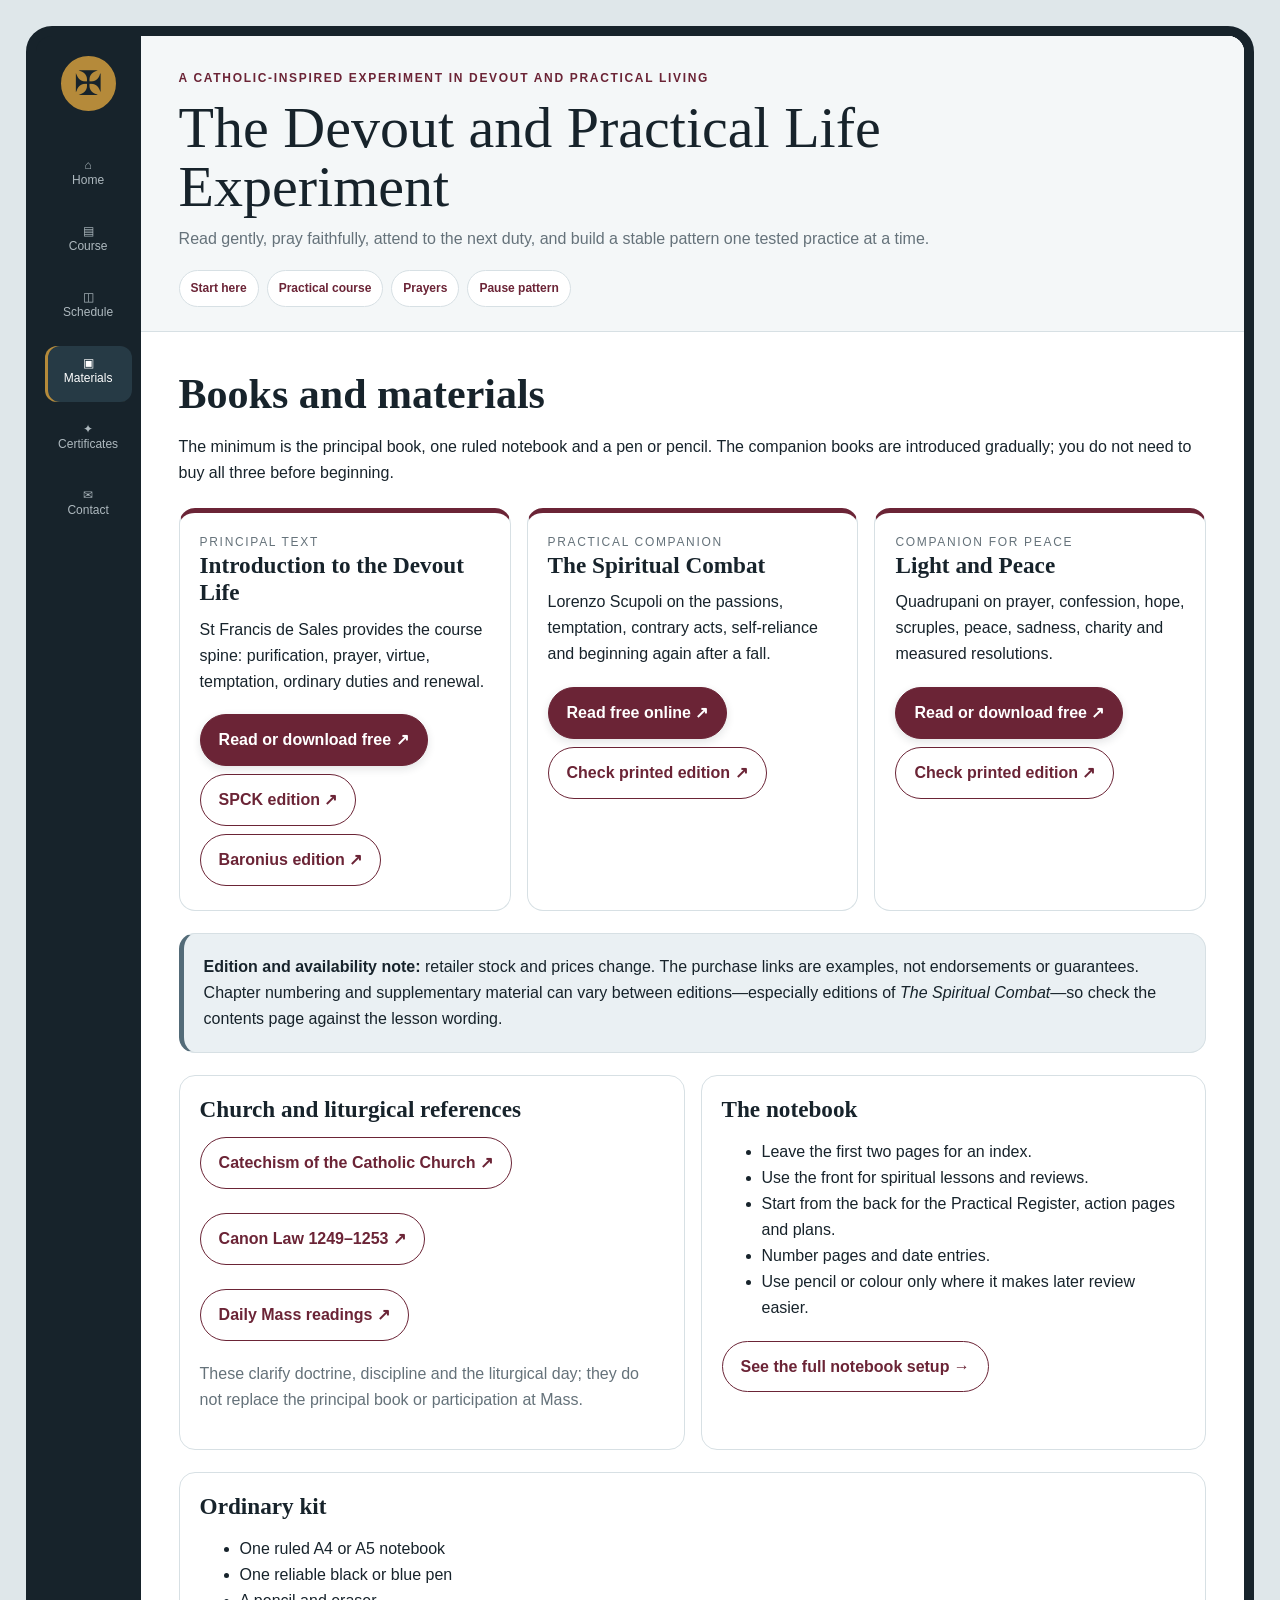
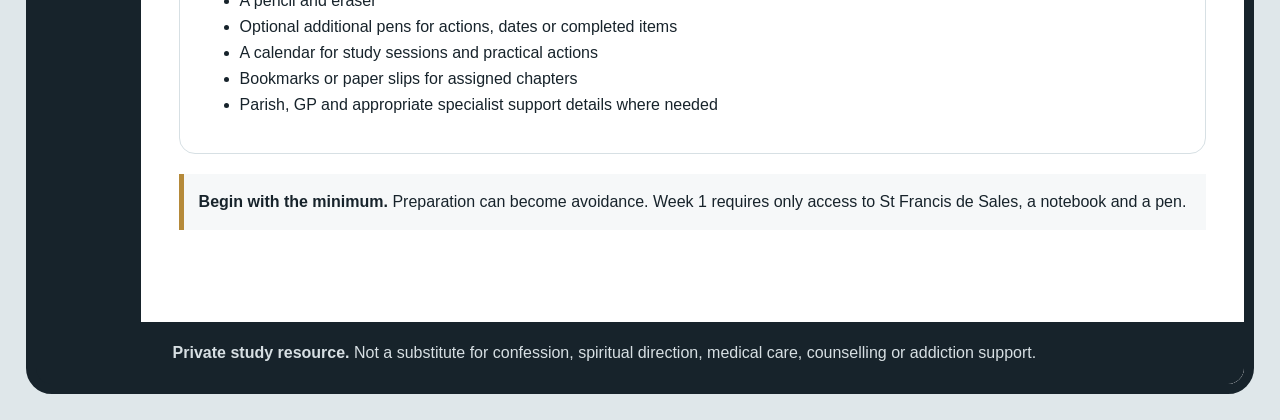
<file: materials.html>
<!doctype html><html lang="en-GB"><head><meta charset="utf-8"><meta name="viewport" content="width=device-width,initial-scale=1"><title>Books and materials</title><link rel="stylesheet" href="styles.css"></head><body><main><h2>Books and materials</h2><p class="material-intro">The minimum is the principal book, one ruled notebook and a pen or pencil. The companion books are introduced gradually; you do not need to buy all three before beginning.</p><div class="grid"><article class="lesson-card"><div class="lesson-number">Principal text</div><h3>Introduction to the Devout Life</h3><p>St Francis de Sales provides the course spine: purification, prayer, virtue, temptation, ordinary duties and renewal.</p><a class="button" href="https://www.ccel.org/ccel/desales/devout_life.html" target="_blank" rel="noopener">Read or download free ↗</a><a class="button secondary" href="https://spckpublishing.co.uk/introduction-to-the-devout-life" target="_blank" rel="noopener">SPCK edition ↗</a><a class="button secondary" href="https://www.baronius.com/cartquickpro/catalog_product/view/id/2401" target="_blank" rel="noopener">Baronius edition ↗</a></article><article class="lesson-card"><div class="lesson-number">Practical companion</div><h3>The Spiritual Combat</h3><p>Lorenzo Scupoli on the passions, temptation, contrary acts, self-reliance and beginning again after a fall.</p><a class="button" href="https://en.wikisource.org/wiki/The_Spiritual_Combat" target="_blank" rel="noopener">Read free online ↗</a><a class="button secondary" href="https://www.eden.co.uk/christian-books/spiritual-growth/spiritual-warfare/the-spiritual-combat-classic-edition/" target="_blank" rel="noopener">Check printed edition ↗</a></article><article class="lesson-card"><div class="lesson-number">Companion for peace</div><h3>Light and Peace</h3><p>Quadrupani on prayer, confession, hope, scruples, peace, sadness, charity and measured resolutions.</p><a class="button" href="https://www.gutenberg.org/ebooks/38355" target="_blank" rel="noopener">Read or download free ↗</a><a class="button secondary" href="https://www.eden.co.uk/christian-books/catholic-bookshop/light-and-peace/" target="_blank" rel="noopener">Check printed edition ↗</a></article></div><section class="course-purpose"><strong>Edition and availability note:</strong> retailer stock and prices change. The purchase links are examples, not endorsements or guarantees. Chapter numbering and supplementary material can vary between editions—especially editions of <em>The Spiritual Combat</em>—so check the contents page against the lesson wording.</section><div class="grid two"><section class="panel"><h3>Church and liturgical references</h3><p><a class="button secondary" href="https://www.vatican.va/archive/ENG0015/_INDEX.HTM" target="_blank" rel="noopener">Catechism of the Catholic Church ↗</a></p><p><a class="button secondary" href="https://www.vatican.va/archive/cod-iuris-canonici/eng/documents/cic_lib4-cann1244-1253_en.html" target="_blank" rel="noopener">Canon Law 1249–1253 ↗</a></p><p><a class="button secondary" href="https://universalis.com/mass.htm" target="_blank" rel="noopener">Daily Mass readings ↗</a></p><p class="small">These clarify doctrine, discipline and the liturgical day; they do not replace the principal book or participation at Mass.</p></section><section class="panel"><h3>The notebook</h3><ul><li>Leave the first two pages for an index.</li><li>Use the front for spiritual lessons and reviews.</li><li>Start from the back for the Practical Register, action pages and plans.</li><li>Number pages and date entries.</li><li>Use pencil or colour only where it makes later review easier.</li></ul><p><a class="button secondary" href="practical.html">See the full notebook setup →</a></p></section></div><section class="panel"><h3>Ordinary kit</h3><ul><li>One ruled A4 or A5 notebook</li><li>One reliable black or blue pen</li><li>A pencil and eraser</li><li>Optional additional pens for actions, dates or completed items</li><li>A calendar for study sessions and practical actions</li><li>Bookmarks or paper slips for assigned chapters</li><li>Parish, GP and appropriate specialist support details where needed</li></ul></section><section class="warning"><strong>Begin with the minimum.</strong> Preparation can become avoidance. Week 1 requires only access to St Francis de Sales, a notebook and a pen.</section></main><script src="app.js"></script><script src="site.js"></script><script>DEVOUT.shell('materials.html')</script></body></html>
</file>
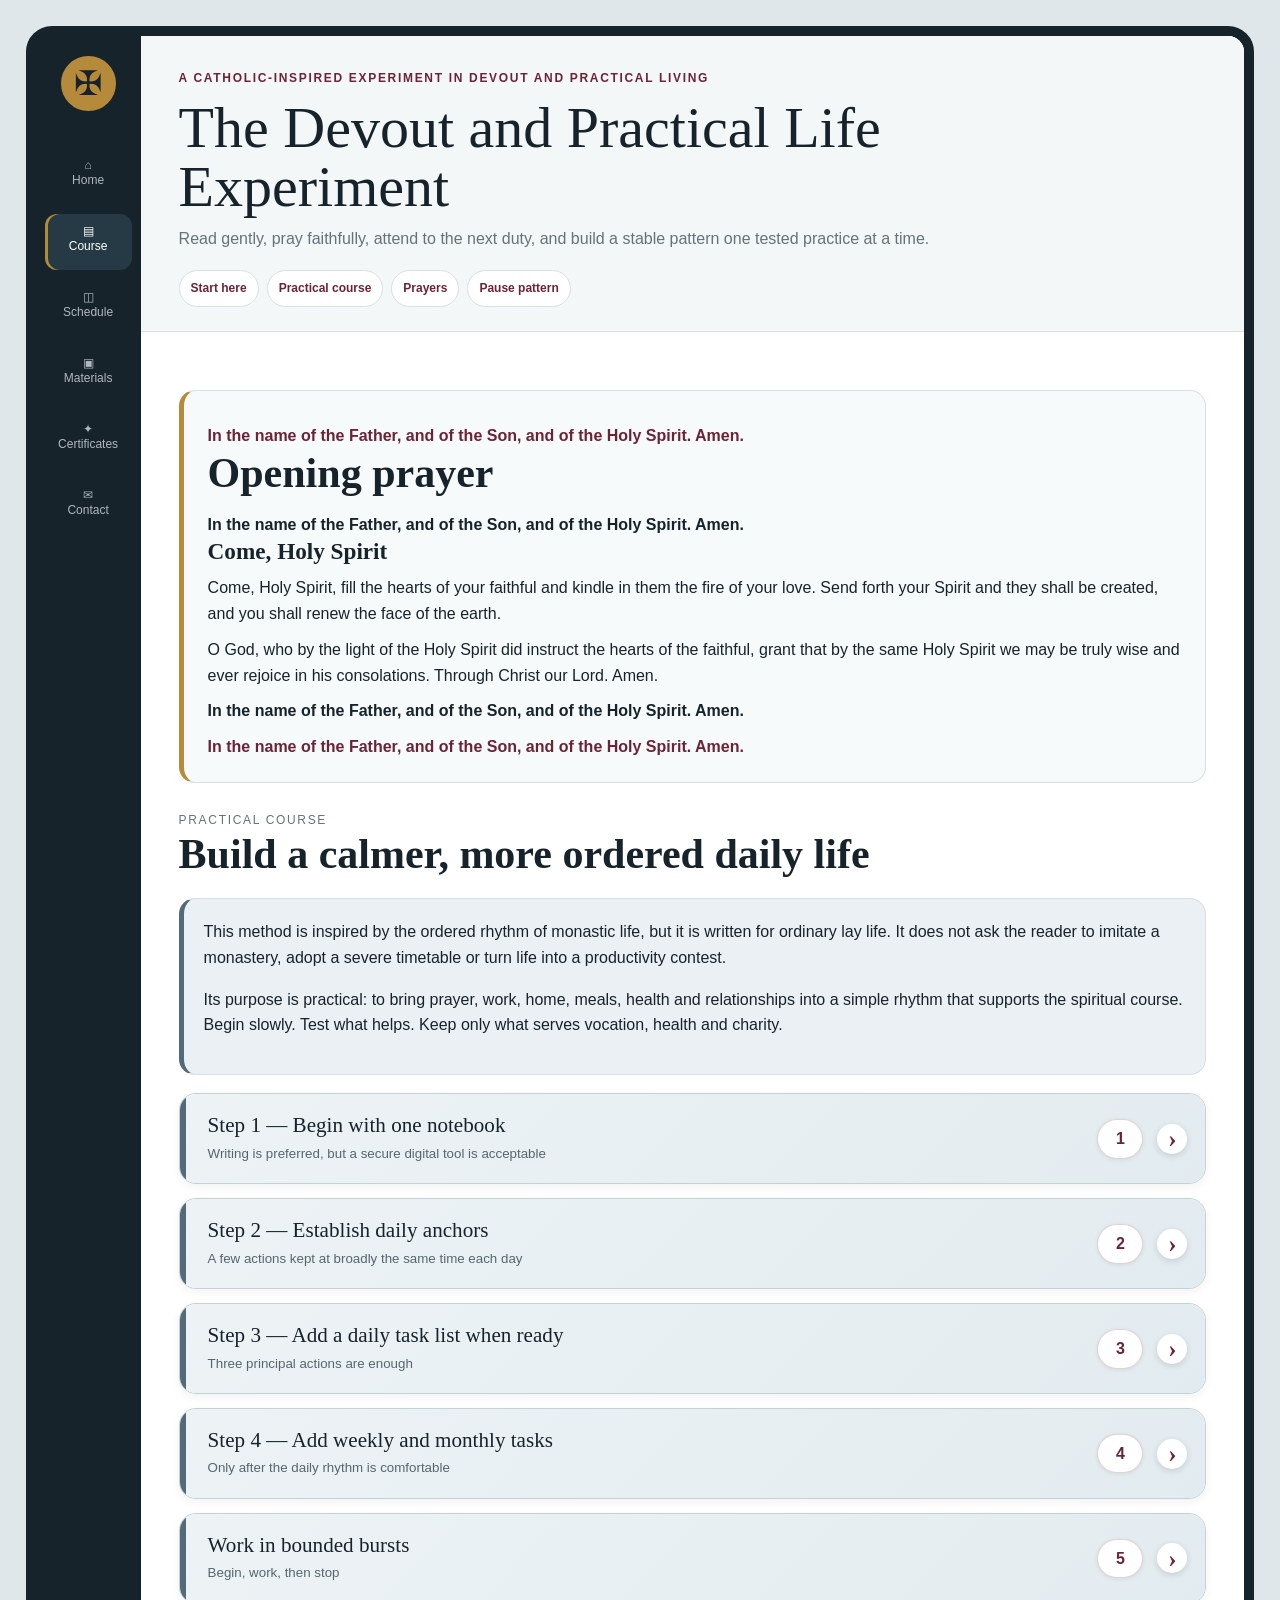
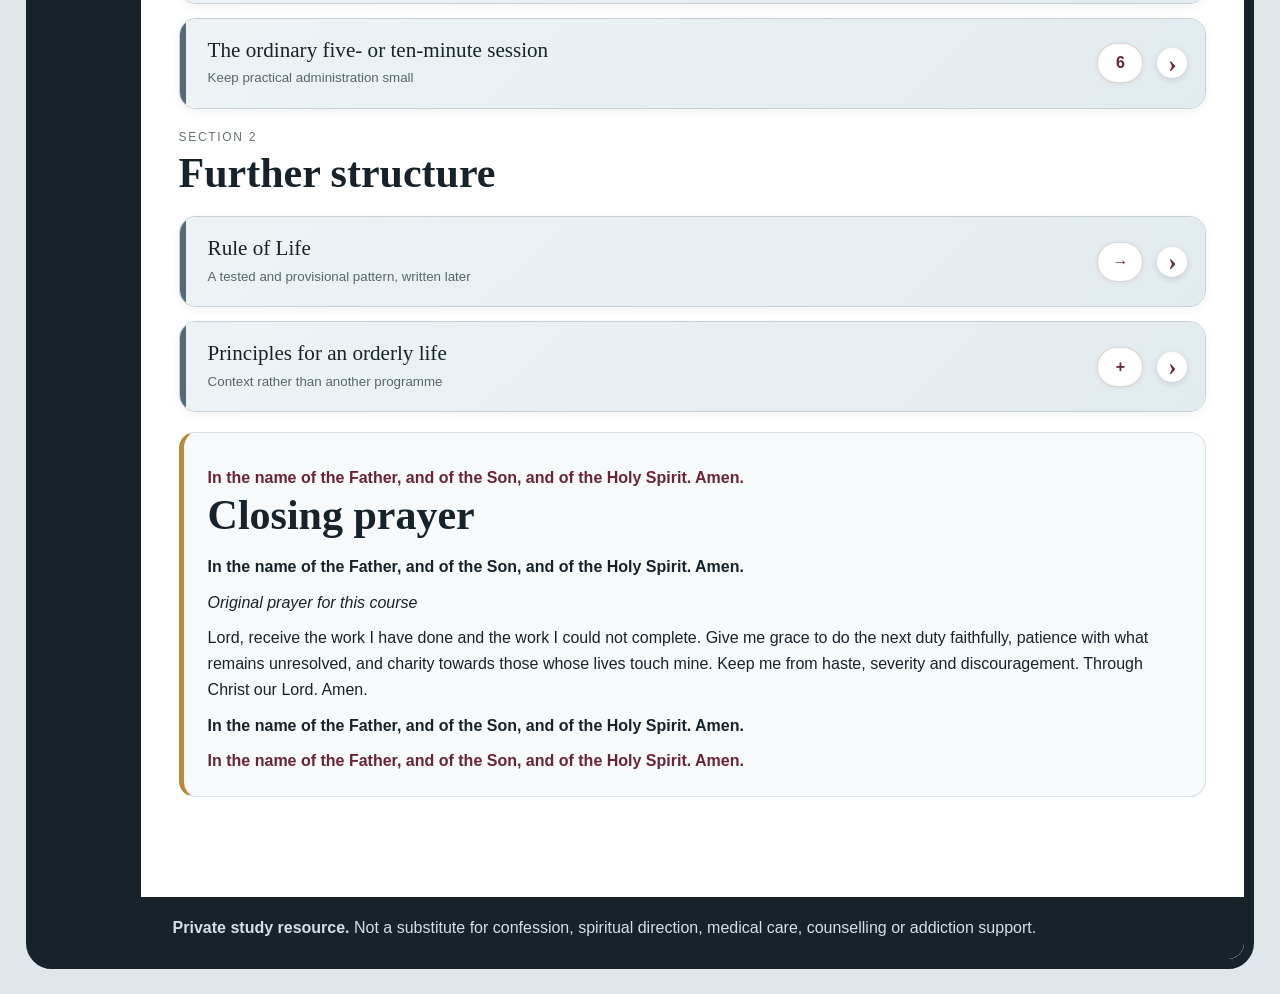
<file: practical.html>
<!doctype html><html lang="en-GB"><head><meta charset="utf-8"><meta name="viewport" content="width=device-width,initial-scale=1"><title>Practical course</title><link rel="stylesheet" href="styles.css"><link rel="stylesheet" href="course.css"></head><body><main>
<section class="prayer-strip course-prayer"><h2>Opening prayer</h2><p><strong>In the name of the Father, and of the Son, and of the Holy Spirit. Amen.</strong></p><h3>Come, Holy Spirit</h3><p>Come, Holy Spirit, fill the hearts of your faithful and kindle in them the fire of your love. Send forth your Spirit and they shall be created, and you shall renew the face of the earth.</p><p>O God, who by the light of the Holy Spirit did instruct the hearts of the faithful, grant that by the same Holy Spirit we may be truly wise and ever rejoice in his consolations. Through Christ our Lord. Amen.</p><p><strong>In the name of the Father, and of the Son, and of the Holy Spirit. Amen.</strong></p></section>

<article class="course-page practical-course">
<div class="lesson-number">Practical course</div><h2>Build a calmer, more ordered daily life</h2>
<section class="course-purpose"><p>This method is inspired by the ordered rhythm of monastic life, but it is written for ordinary lay life. It does not ask the reader to imitate a monastery, adopt a severe timetable or turn life into a productivity contest.</p><p>Its purpose is practical: to bring prayer, work, home, meals, health and relationships into a simple rhythm that supports the spiritual course. Begin slowly. Test what helps. Keep only what serves vocation, health and charity.</p></section>

<div class="course-accordions lesson-accordions">
<details class="course-phase"><summary><span><strong>Step 1 — Begin with one notebook</strong><small>Writing is preferred, but a secure digital tool is acceptable</small></span><span class="phase-progress">1</span></summary><div class="phase-weeks">
<p>Use one ordinary notebook and one reliable pen. For many people, writing by hand slows thought, strengthens attention and makes a decision feel more concrete. The physical act can also be grounding: a vague concern becomes a sentence on a page rather than something circling endlessly in the mind.</p>
<ul><li>Leave the first two pages blank for an index.</li><li>Use the front for spiritual notes and lesson reviews.</li><li>Begin from the back for practical lists and plans.</li><li>Date entries and number the pages.</li><li>Write plainly. The notebook is a working tool, not a display piece.</li></ul>
<p>A digital calendar, notes app or task manager is not a failure. Digital tools are especially useful for reminders and repeating tasks. Keep private material secure, avoid shared or public systems, and use the method that actually helps you remember and act.</p>
</div></details>

<details class="course-phase"><summary><span><strong>Step 2 — Establish daily anchors</strong><small>A few actions kept at broadly the same time each day</small></span><span class="phase-progress">2</span></summary><div class="phase-weeks">
<p>Anchors are the fixed points around which the rest of the day can settle. They reduce repeated decision-making and give you somewhere clear to resume after disruption.</p>
<ul><li><strong>Morning:</strong> prayer and a deliberate beginning.</li><li><strong>Day:</strong> work, study, care or the principal duty of the present state of life.</li><li><strong>Meals:</strong> regular nourishment and necessary medication or health routines.</li><li><strong>Home:</strong> a small arrival or closing routine.</li><li><strong>Evening:</strong> prayer and a brief review.</li><li><strong>Night:</strong> preparation for sleep and night prayer.</li><li><strong>Social or community life:</strong> where applicable, a regular commitment to family, friendship, parish or service.</li></ul>
<h3>Introduce them slowly</h3><p>Test before changing. Keep morning prayer for a few days. When it is reasonably settled, add evening prayer. Add night prayer or another anchor later. Do not install an ideal timetable in one sitting.</p><p>An anchor should be stable but not rigid. Illness, charity, travel, work and legitimate duty may require adaptation.</p>
</div></details>

<details class="course-phase"><summary><span><strong>Step 3 — Add a daily task list when ready</strong><small>Three principal actions are enough</small></span><span class="phase-progress">3</span></summary><div class="phase-weeks">
<p>Once the anchors feel reasonably familiar, add a short daily list. Update it once each day and choose no more than three principal actions.</p>
<ol><li><strong>One duty:</strong> what vocation or present responsibility most requires.</li><li><strong>One maintenance task:</strong> what keeps ordinary life functioning.</li><li><strong>One future-protection task:</strong> a small action that prevents avoidable disorder later.</li></ol>
<p>Everything else belongs on the wider list. An unfinished task may be moved, simplified, scheduled or deliberately removed. The list guides attention; it does not judge the person.</p>
<details><summary>How to write a usable task</summary><p>Write a visible action: “record the account balance”, “telephone the surgery”, “clear the kitchen worktop” or “prepare tomorrow’s clothing”. Avoid vague commands such as “sort life”, “fix money” or “be healthier”.</p></details>
</div></details>

<details class="course-phase"><summary><span><strong>Step 4 — Add weekly and monthly tasks</strong><small>Only after the daily rhythm is comfortable</small></span><span class="phase-progress">4</span></summary><div class="phase-weeks">
<h3>Weekly</h3><ul><li>Household reset.</li><li>Bills, correspondence and appointments.</li><li>Food planning and necessary shopping.</li><li>Worship, formation and preparation for the coming week.</li><li>Relationships, community and legitimate recreation.</li></ul>
<h3>Monthly</h3><ul><li>Finances and recurring expenses.</li><li>Deeper cleaning, maintenance or seasonal work.</li><li>Health administration and appointments.</li><li>Review of commitments and unfinished matters.</li><li>One neglected area requiring deliberate attention.</li></ul>
<p>Use broad headings rather than dozens of categories: <strong>faith and formation; vocation and work; household and bills; health and wellbeing; community and relationships.</strong> Drill down only where a real action is required.</p>
<details><summary>Technical method: capture, narrow and act</summary><ol><li>Write each matter in one plain sentence.</li><li>Mark it urgent, this week, scheduled, help needed or deliberately deferred.</li><li>Choose no more than three matters for the present week.</li><li>Give each selected matter one next physical action and a date.</li><li>After acting, mark complete, continue, schedule, seek help or defer.</li></ol></details>
</div></details>

<details class="course-phase"><summary><span><strong>Work in bounded bursts</strong><small>Begin, work, then stop</small></span><span class="phase-progress">5</span></summary><div class="phase-weeks">
<p>Tasks need a beginning and an end. Monastic communities work by bells for a reason: the bell prevents both idleness and endless labour.</p>
<ul><li><strong>5 or 10 minutes:</strong> a very small job or quick reset.</li><li><strong>15 minutes:</strong> a contained practical task.</li><li><strong>45 minutes:</strong> focused work that needs concentration.</li><li><strong>1 hour:</strong> a firm stopping point for ordinary practical administration or household work.</li></ul>
<p>When the time ends, stop safely, record the next action and reassess before continuing. Some work must naturally take longer, but it should not expand without limit merely because it has begun.</p>
</div></details>

<details class="course-phase"><summary><span><strong>The ordinary five- or ten-minute session</strong><small>Keep practical administration small</small></span><span class="phase-progress">6</span></summary><div class="phase-weeks">
<ol><li>Open the notebook.</li><li>Check the daily anchors.</li><li>Write or revise the three principal tasks.</li><li>Schedule anything that belongs later.</li><li>Close the notebook and begin the next duty.</li></ol>
<p>Writing the decision down makes it concrete and gives the mind permission to stop carrying the entire list. The practical course should usually take five or ten minutes to administer. The task itself may take longer.</p>
</div></details>
</div>

<section><span class="small-label">Section 2</span><h2>Further structure</h2><div class="course-accordions">
<details class="course-phase"><summary><span><strong>Rule of Life</strong><small>A tested and provisional pattern, written later</small></span><span class="phase-progress">→</span></summary><div class="phase-weeks"><p>A Rule of Life gathers tested practices of prayer, duty, rest, relationships and stewardship into one modest pattern. It should be written only after observation, not on the first day, and it should remain open to revision when vocation, health or responsibilities change.</p><p><a class="button" href="rule.html">Explore the Rule of Life →</a></p></div></details>
<details class="course-phase"><summary><span><strong>Principles for an orderly life</strong><small>Context rather than another programme</small></span><span class="phase-progress">+</span></summary><div class="phase-weeks"><ul><li>Stability before novelty.</li><li>Duty before optional projects.</li><li>Prayer before self-management.</li><li>Enough before excess.</li><li>Regularity without rigidity.</li><li>Rest without avoidance.</li><li>Amendment without restarting.</li><li>Appropriate help from the Church, healthcare and trusted people when needed.</li></ul></div></details>
</div></section>

<section class="prayer-strip course-prayer"><h2>Closing prayer</h2><p><strong>In the name of the Father, and of the Son, and of the Holy Spirit. Amen.</strong></p><p><em>Original prayer for this course</em></p><p>Lord, receive the work I have done and the work I could not complete. Give me grace to do the next duty faithfully, patience with what remains unresolved, and charity towards those whose lives touch mine. Keep me from haste, severity and discouragement. Through Christ our Lord. Amen.</p><p><strong>In the name of the Father, and of the Son, and of the Holy Spirit. Amen.</strong></p></section>
</article>
</main><script src="app.js"></script><script src="site.js"></script><script>DEVOUT.shell('practical.html')</script></body></html>
</file>
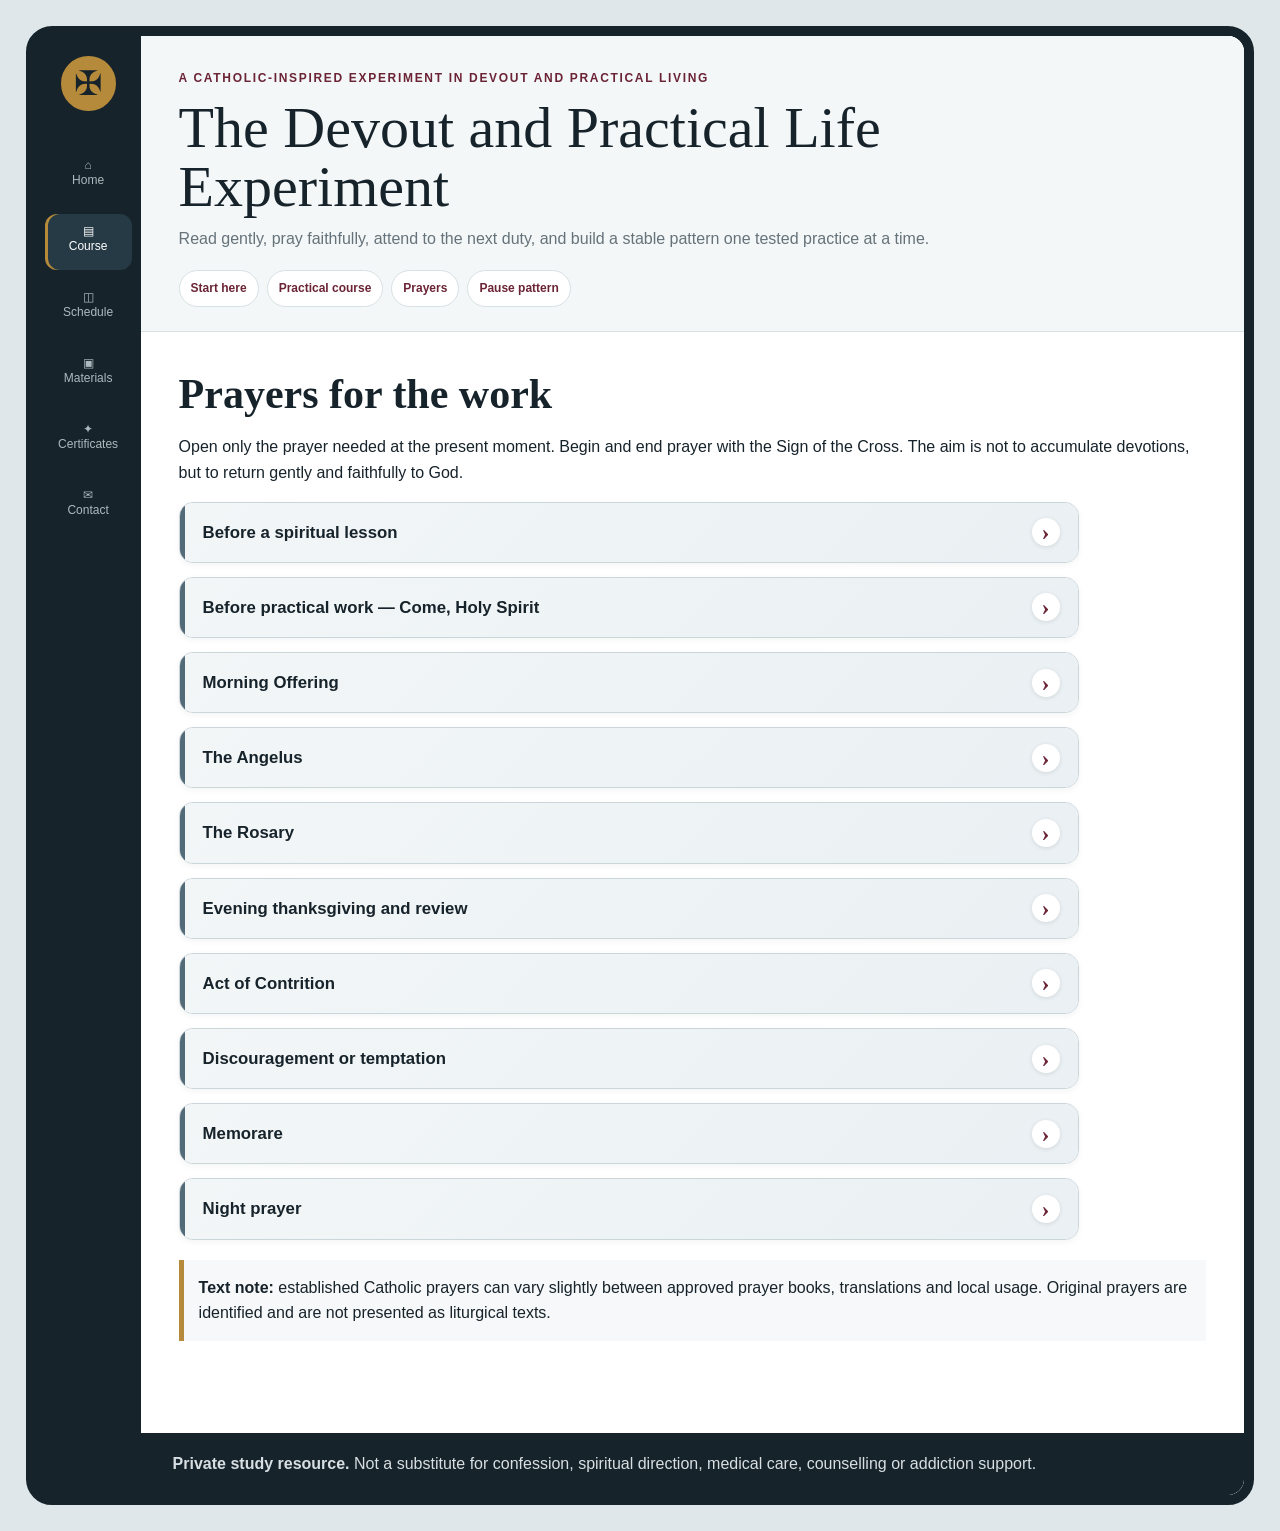
<file: prayers.html>
<!doctype html><html lang="en-GB"><head><meta charset="utf-8"><meta name="viewport" content="width=device-width,initial-scale=1"><title>Prayers</title><link rel="stylesheet" href="styles.css"></head><body><main><h2>Prayers for the work</h2><p class="material-intro">Open only the prayer needed at the present moment. Begin and end prayer with the Sign of the Cross. The aim is not to accumulate devotions, but to return gently and faithfully to God.</p><section class="prayer-page"><details><summary>Before a spiritual lesson</summary><div class="prayer-content"><p class="sign-of-cross">In the name of the Father, and of the Son, and of the Holy Spirit. Amen.</p><p><em>Original prayer for this course</em></p><p>Lord Jesus Christ, give me light to see what is true, humility to accept it, courage to amend what is wrong, and peace to begin again when I fall. Let this work lead not to self-absorption but to love of You and faithful service of others. Amen.</p><p class="sign-of-cross">In the name of the Father, and of the Son, and of the Holy Spirit. Amen.</p></div></details><details><summary>Before practical work — Come, Holy Spirit</summary><div class="prayer-content"><p class="sign-of-cross">In the name of the Father, and of the Son, and of the Holy Spirit. Amen.</p><p>Come, Holy Spirit, fill the hearts of your faithful and kindle in them the fire of your love. Send forth your Spirit and they shall be created, and you shall renew the face of the earth.</p><p>O God, who by the light of the Holy Spirit did instruct the hearts of the faithful, grant that by the same Holy Spirit we may be truly wise and ever rejoice in his consolations. Through Christ our Lord. Amen.</p><p class="sign-of-cross">In the name of the Father, and of the Son, and of the Holy Spirit. Amen.</p></div></details><details><summary>Morning Offering</summary><div class="prayer-content"><p class="sign-of-cross">In the name of the Father, and of the Son, and of the Holy Spirit. Amen.</p><p>O Jesus, through the Immaculate Heart of Mary, I offer you my prayers, works, joys and sufferings of this day for all the intentions of your Sacred Heart, in union with the Holy Sacrifice of the Mass throughout the world, for the salvation of souls, the reparation of sins, the reunion of all Christians, and in particular for the intentions of the Holy Father this month. Amen.</p><p class="sign-of-cross">In the name of the Father, and of the Son, and of the Holy Spirit. Amen.</p></div></details><details><summary>The Angelus</summary><div class="prayer-content"><p class="sign-of-cross">In the name of the Father, and of the Son, and of the Holy Spirit. Amen.</p><p>The Angel of the Lord declared unto Mary.<br>And she conceived of the Holy Spirit.</p><p>Hail Mary, full of grace, the Lord is with thee; blessed art thou among women, and blessed is the fruit of thy womb, Jesus. Holy Mary, Mother of God, pray for us sinners, now and at the hour of our death. Amen.</p><p>Behold the handmaid of the Lord.<br>Be it done unto me according to thy word.</p><p>Hail Mary, full of grace, the Lord is with thee; blessed art thou among women, and blessed is the fruit of thy womb, Jesus. Holy Mary, Mother of God, pray for us sinners, now and at the hour of our death. Amen.</p><p>And the Word was made flesh.<br>And dwelt among us.</p><p>Hail Mary, full of grace, the Lord is with thee; blessed art thou among women, and blessed is the fruit of thy womb, Jesus. Holy Mary, Mother of God, pray for us sinners, now and at the hour of our death. Amen.</p><p>Pray for us, O holy Mother of God.<br>That we may be made worthy of the promises of Christ.</p><p>Let us pray. Pour forth, we beseech thee, O Lord, thy grace into our hearts; that we, to whom the Incarnation of Christ thy Son was made known by the message of an angel, may by his Passion and Cross be brought to the glory of his Resurrection. Through the same Christ our Lord. Amen.</p><p class="sign-of-cross">In the name of the Father, and of the Son, and of the Holy Spirit. Amen.</p><p><a class="button secondary" href="https://www.cbcew.org.uk/home/events/previous-events/days-of-prayer/prayer-for-the-nation/the-angelus/" target="_blank" rel="noopener">CBCEW Angelus resource →</a></p></div></details><details><summary>The Rosary</summary><div class="prayer-content"><p class="sign-of-cross">In the name of the Father, and of the Son, and of the Holy Spirit. Amen.</p><p>Announce the mystery, pause briefly, then pray the Our Father, ten Hail Marys and the Glory Be. Continue through the chosen mysteries and conclude with an appropriate Marian prayer.</p><p>The Rosary may be prayed in English, Latin, Spanish or another language where this supports genuine prayer. A language rotation is optional.</p><p><a class="button secondary" href="https://www.cbcew.org.uk/rosary-mysteries-and-prayers/" target="_blank" rel="noopener">Mysteries and prayers — CBCEW →</a><a class="button secondary" href="https://www.vatican.va/special/rosary/documents/misteri_en.html" target="_blank" rel="noopener">Rosary guide — Holy See →</a></p><p class="sign-of-cross">In the name of the Father, and of the Son, and of the Holy Spirit. Amen.</p></div></details><details><summary>Evening thanksgiving and review</summary><div class="prayer-content"><p class="sign-of-cross">In the name of the Father, and of the Son, and of the Holy Spirit. Amen.</p><p><em>Original prayer for this course</em></p><p>Lord God, I thank you for the good received and the duties completed this day. Show me gently where I failed in truth, charity or responsibility. Give me grace to repair what I can, to entrust what I cannot control, and to prepare peacefully for tomorrow. Through Christ our Lord. Amen.</p><p class="sign-of-cross">In the name of the Father, and of the Son, and of the Holy Spirit. Amen.</p></div></details><details><summary>Act of Contrition</summary><div class="prayer-content"><p class="sign-of-cross">In the name of the Father, and of the Son, and of the Holy Spirit. Amen.</p><p>O my God, I am heartily sorry for having offended you, and I detest all my sins because of your just punishments, but most of all because they offend you, my God, who are all good and deserving of all my love. I firmly resolve, with the help of your grace, to sin no more and to avoid the near occasions of sin. Amen.</p><p class="sign-of-cross">In the name of the Father, and of the Son, and of the Holy Spirit. Amen.</p></div></details><details><summary>Discouragement or temptation</summary><div class="prayer-content"><p class="sign-of-cross">In the name of the Father, and of the Son, and of the Holy Spirit. Amen.</p><h3>Jesus Prayer</h3><p>Lord Jesus Christ, Son of God, have mercy on me, a sinner.</p><h3>After a fall</h3><p><em>Original prayer for this course</em></p><p>Jesus, I trust in You. Have mercy on me, forgive me, and help me begin again without delay.</p><p class="sign-of-cross">In the name of the Father, and of the Son, and of the Holy Spirit. Amen.</p></div></details><details><summary>Memorare</summary><div class="prayer-content"><p class="sign-of-cross">In the name of the Father, and of the Son, and of the Holy Spirit. Amen.</p><p>Remember, O most gracious Virgin Mary, that never was it known that anyone who fled to thy protection, implored thy help, or sought thy intercession was left unaided. Inspired by this confidence, I fly unto thee, O Virgin of virgins, my Mother. To thee do I come, before thee I stand, sinful and sorrowful. O Mother of the Word Incarnate, despise not my petitions, but in thy mercy hear and answer me. Amen.</p><p class="sign-of-cross">In the name of the Father, and of the Son, and of the Holy Spirit. Amen.</p></div></details><details><summary>Night prayer</summary><div class="prayer-content"><p class="sign-of-cross">In the name of the Father, and of the Son, and of the Holy Spirit. Amen.</p><p>Into your hands, O Lord, I commend my spirit.</p><p><em>Original course prayer</em></p><p>Lord, receive what was completed, what failed and what remains unfinished. Grant me pardon, rest and grace to begin again tomorrow. Amen.</p><p><a class="button secondary" href="https://universalis.com/L/compline.htm" target="_blank" rel="noopener">Night Prayer from Universalis →</a></p><p class="sign-of-cross">In the name of the Father, and of the Son, and of the Holy Spirit. Amen.</p></div></details></section><section class="warning"><strong>Text note:</strong> established Catholic prayers can vary slightly between approved prayer books, translations and local usage. Original prayers are identified and are not presented as liturgical texts.</section></main><script src="app.js"></script><script src="site.js"></script><script>DEVOUT.shell('prayers.html')</script></body></html>
</file>
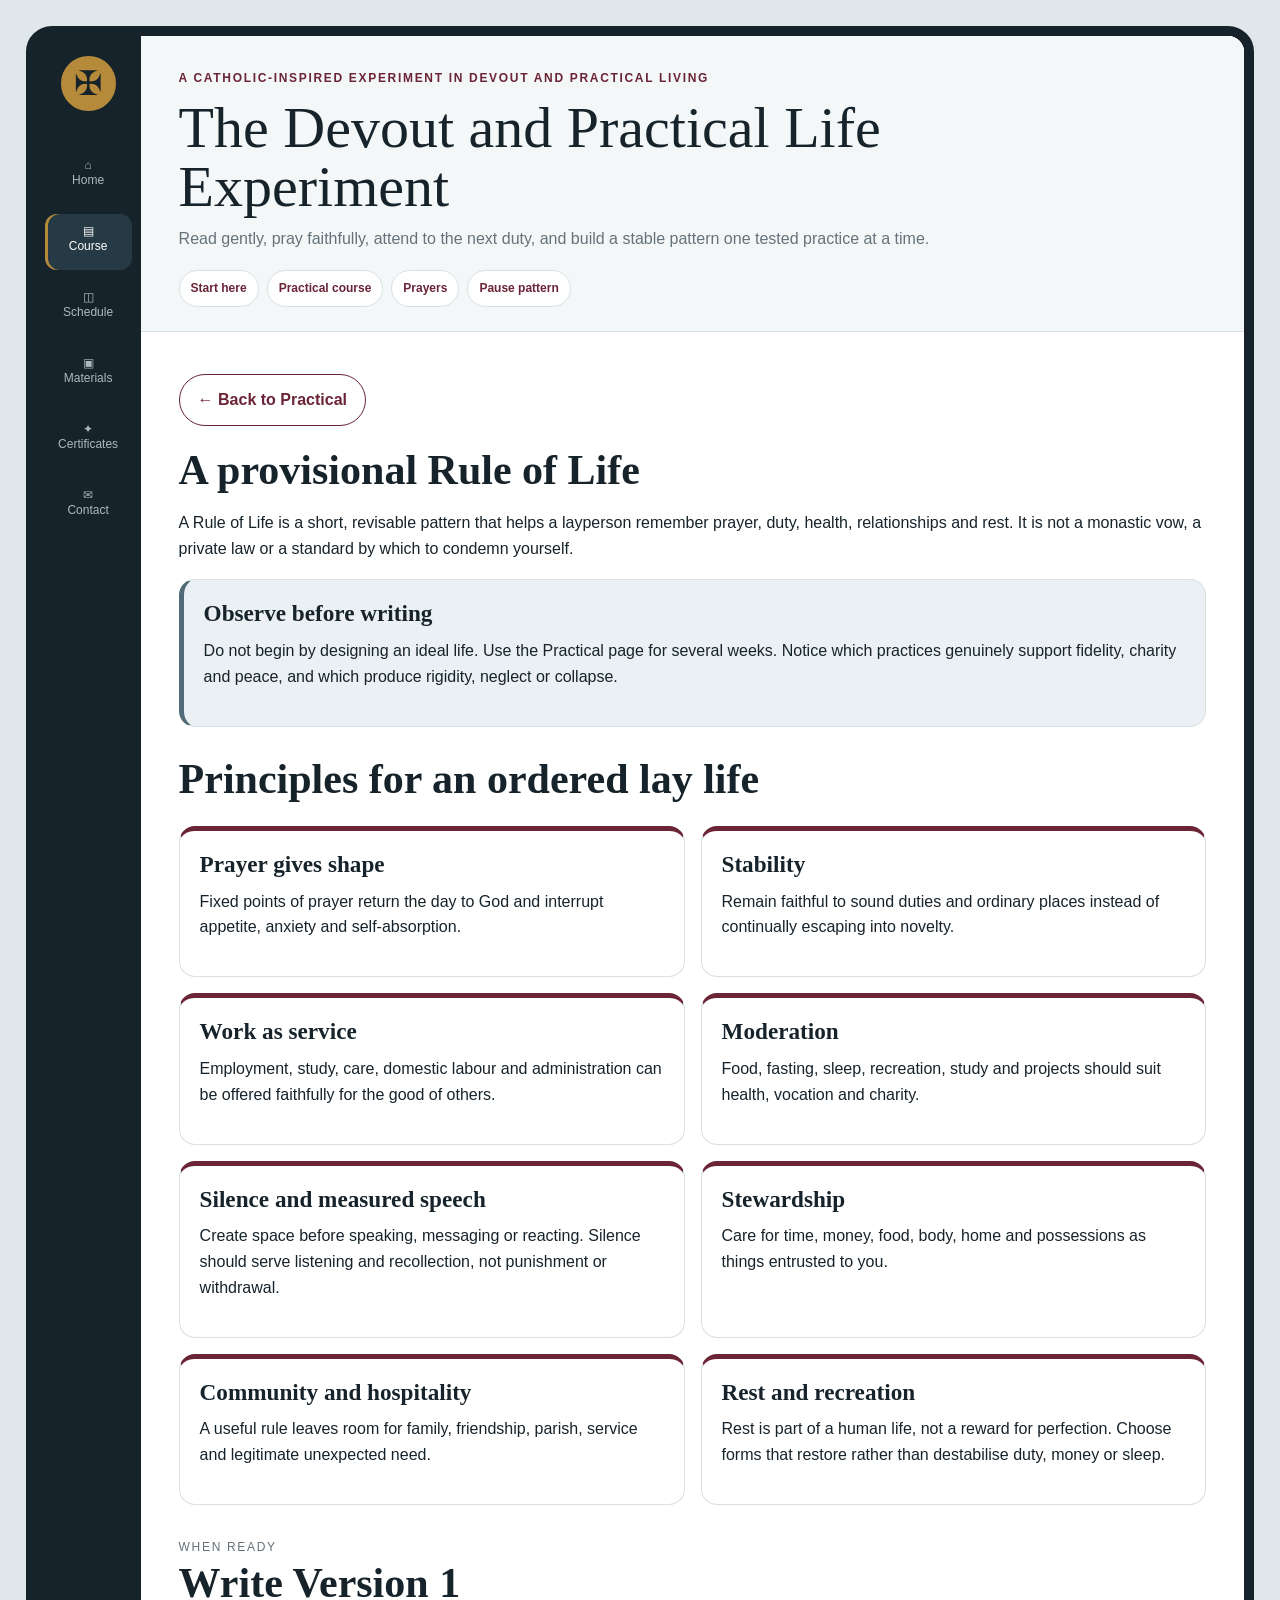
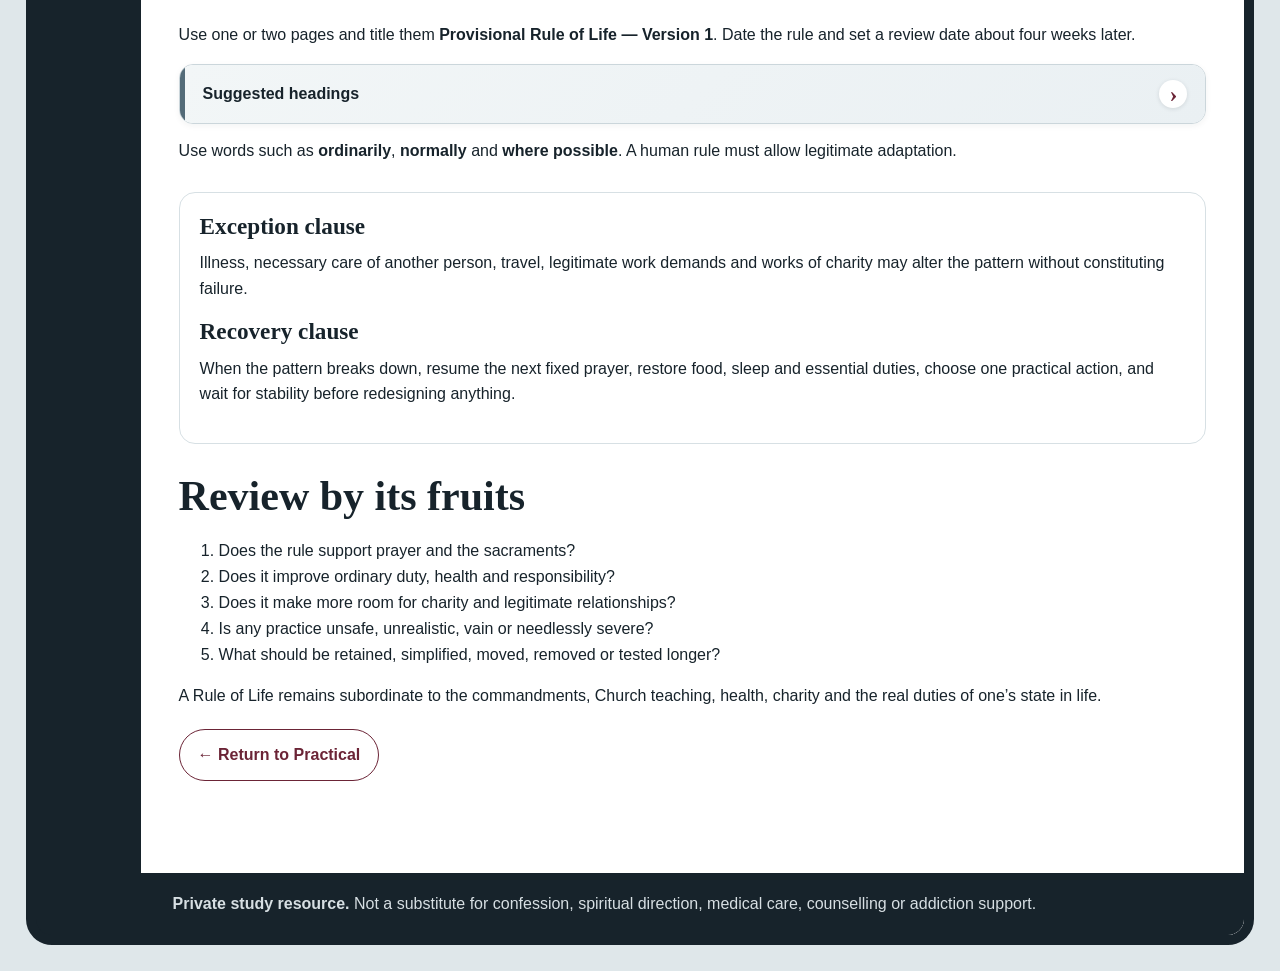
<file: rule.html>
<!doctype html><html lang="en-GB"><head><meta charset="utf-8"><meta name="viewport" content="width=device-width,initial-scale=1"><title>A provisional Rule of Life</title><link rel="stylesheet" href="styles.css"></head><body><main><p><a class="button secondary" href="practical.html">← Back to Practical</a></p><h2>A provisional Rule of Life</h2><p class="material-intro">A Rule of Life is a short, revisable pattern that helps a layperson remember prayer, duty, health, relationships and rest. It is not a monastic vow, a private law or a standard by which to condemn yourself.</p><section class="start-here"><h3>Observe before writing</h3><p>Do not begin by designing an ideal life. Use the Practical page for several weeks. Notice which practices genuinely support fidelity, charity and peace, and which produce rigidity, neglect or collapse.</p></section><section><h2>Principles for an ordered lay life</h2><div class="grid two"><article class="lesson-card"><h3>Prayer gives shape</h3><p>Fixed points of prayer return the day to God and interrupt appetite, anxiety and self-absorption.</p></article><article class="lesson-card"><h3>Stability</h3><p>Remain faithful to sound duties and ordinary places instead of continually escaping into novelty.</p></article><article class="lesson-card"><h3>Work as service</h3><p>Employment, study, care, domestic labour and administration can be offered faithfully for the good of others.</p></article><article class="lesson-card"><h3>Moderation</h3><p>Food, fasting, sleep, recreation, study and projects should suit health, vocation and charity.</p></article><article class="lesson-card"><h3>Silence and measured speech</h3><p>Create space before speaking, messaging or reacting. Silence should serve listening and recollection, not punishment or withdrawal.</p></article><article class="lesson-card"><h3>Stewardship</h3><p>Care for time, money, food, body, home and possessions as things entrusted to you.</p></article><article class="lesson-card"><h3>Community and hospitality</h3><p>A useful rule leaves room for family, friendship, parish, service and legitimate unexpected need.</p></article><article class="lesson-card"><h3>Rest and recreation</h3><p>Rest is part of a human life, not a reward for perfection. Choose forms that restore rather than destabilise duty, money or sleep.</p></article></div></section><section><span class="small-label">When ready</span><h2>Write Version 1</h2><p>Use one or two pages and title them <strong>Provisional Rule of Life — Version 1</strong>. Date the rule and set a review date about four weeks later.</p><details><summary>Suggested headings</summary><ul><li>Purpose: whom this pattern helps you love and serve.</li><li>Prayer and sacramental life.</li><li>Rising, sleep and bodily care.</li><li>Vocation, work, study and travel.</li><li>Food, fasting and money.</li><li>Home, possessions and maintenance.</li><li>Speech, digital conduct and relationships.</li><li>Community, service, recreation and rest.</li><li>Weekly and monthly review.</li></ul></details><p>Use words such as <strong>ordinarily</strong>, <strong>normally</strong> and <strong>where possible</strong>. A human rule must allow legitimate adaptation.</p></section><section class="panel"><h3>Exception clause</h3><p>Illness, necessary care of another person, travel, legitimate work demands and works of charity may alter the pattern without constituting failure.</p><h3>Recovery clause</h3><p>When the pattern breaks down, resume the next fixed prayer, restore food, sleep and essential duties, choose one practical action, and wait for stability before redesigning anything.</p></section><section><h2>Review by its fruits</h2><ol><li>Does the rule support prayer and the sacraments?</li><li>Does it improve ordinary duty, health and responsibility?</li><li>Does it make more room for charity and legitimate relationships?</li><li>Is any practice unsafe, unrealistic, vain or needlessly severe?</li><li>What should be retained, simplified, moved, removed or tested longer?</li></ol><p>A Rule of Life remains subordinate to the commandments, Church teaching, health, charity and the real duties of one’s state in life.</p></section><p><a class="button secondary" href="practical.html">← Return to Practical</a></p></main><script src="app.js"></script><script src="site.js"></script><script>DEVOUT.shell('practical.html')</script></body></html>
</file>
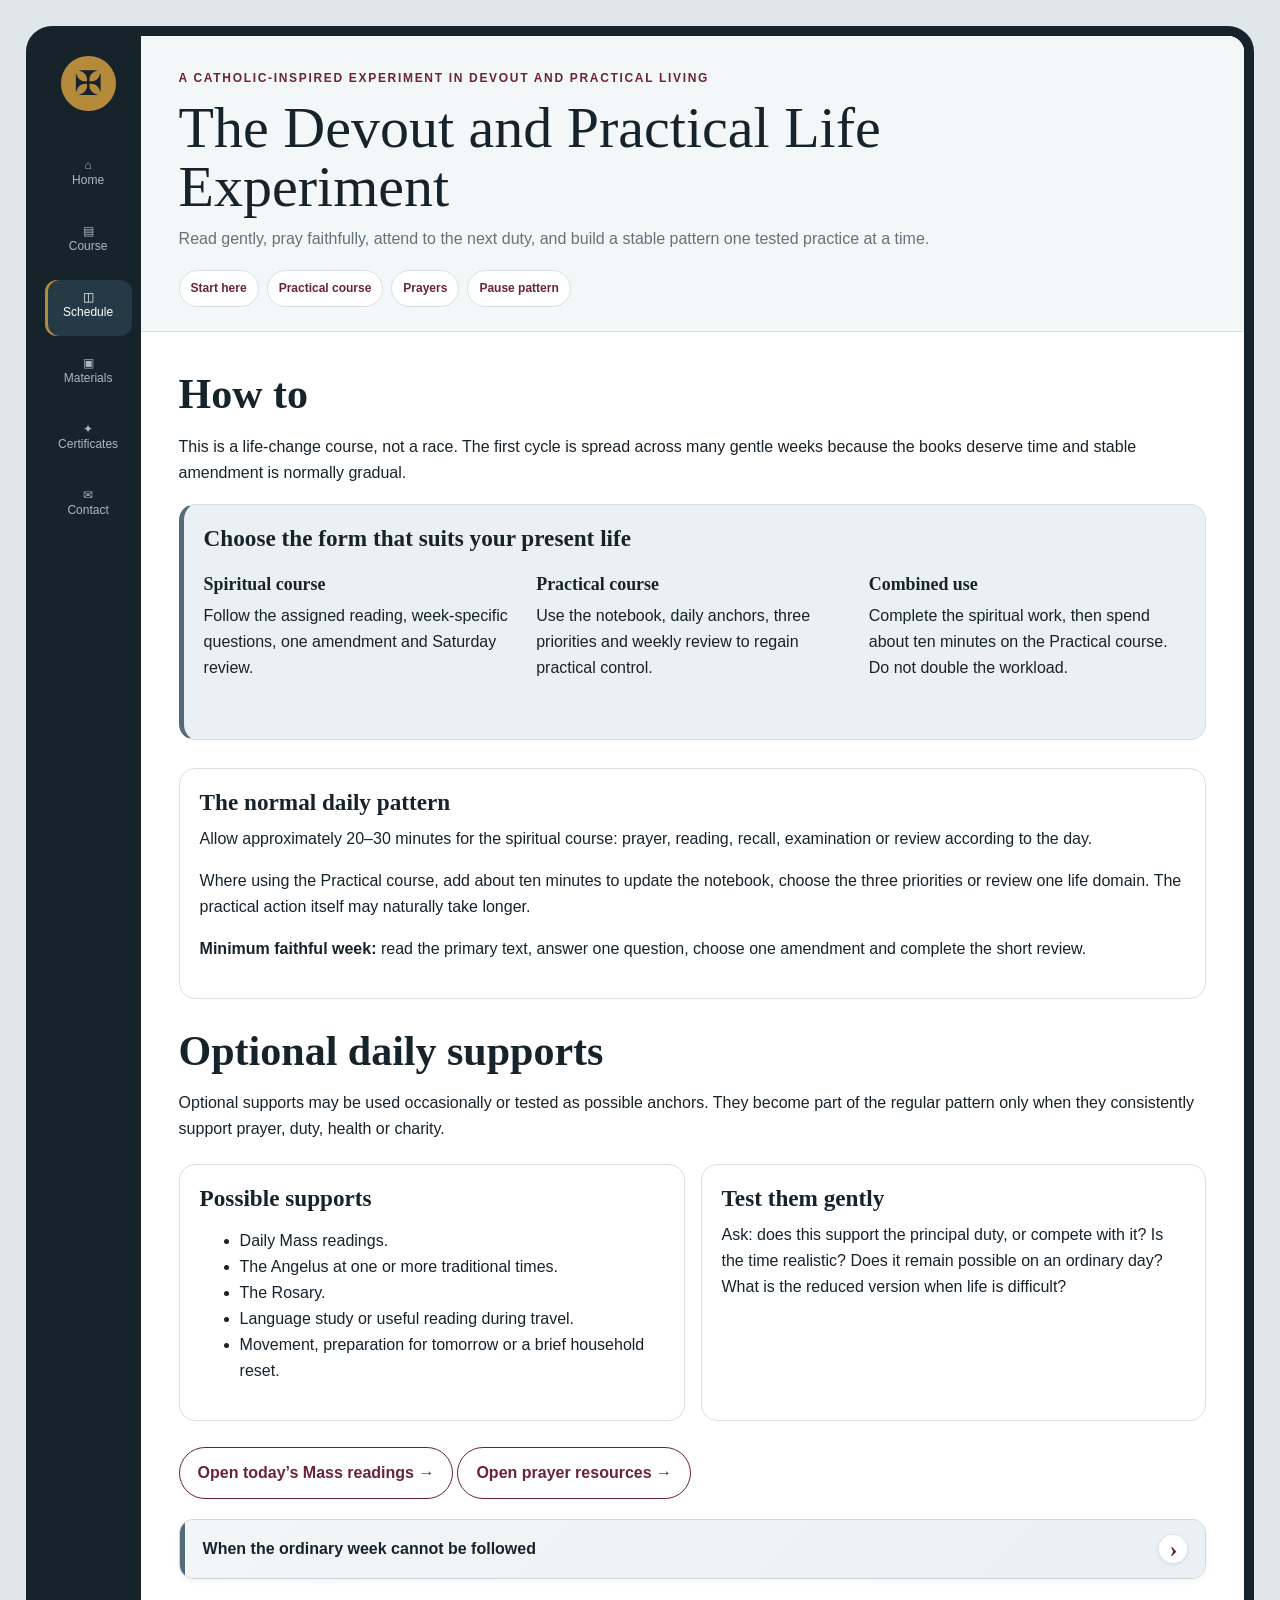
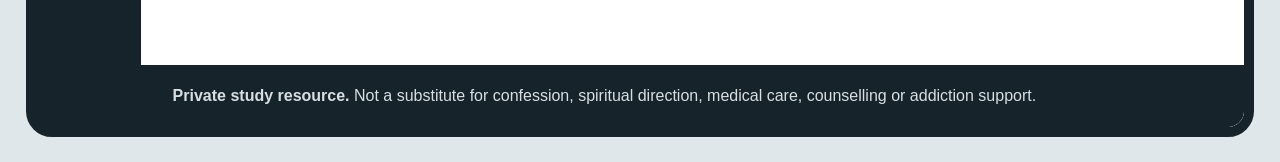
<file: schedule.html>
<!doctype html><html lang="en-GB"><head><meta charset="utf-8"><meta name="viewport" content="width=device-width,initial-scale=1"><title>How to</title><link rel="stylesheet" href="styles.css"></head><body><main><h2>How to</h2><p class="material-intro">This is a life-change course, not a race. The first cycle is spread across many gentle weeks because the books deserve time and stable amendment is normally gradual.</p><section class="course-purpose"><h3>Choose the form that suits your present life</h3><div class="grid three"><article><h4>Spiritual course</h4><p>Follow the assigned reading, week-specific questions, one amendment and Saturday review.</p></article><article><h4>Practical course</h4><p>Use the notebook, daily anchors, three priorities and weekly review to regain practical control.</p></article><article><h4>Combined use</h4><p>Complete the spiritual work, then spend about ten minutes on the Practical course. Do not double the workload.</p></article></div></section><section class="panel"><h3>The normal daily pattern</h3><p>Allow approximately 20–30 minutes for the spiritual course: prayer, reading, recall, examination or review according to the day.</p><p>Where using the Practical course, add about ten minutes to update the notebook, choose the three priorities or review one life domain. The practical action itself may naturally take longer.</p><p><strong>Minimum faithful week:</strong> read the primary text, answer one question, choose one amendment and complete the short review.</p></section><section><h2>Optional daily supports</h2><p>Optional supports may be used occasionally or tested as possible anchors. They become part of the regular pattern only when they consistently support prayer, duty, health or charity.</p><div class="grid two"><article class="panel"><h3>Possible supports</h3><ul><li>Daily Mass readings.</li><li>The Angelus at one or more traditional times.</li><li>The Rosary.</li><li>Language study or useful reading during travel.</li><li>Movement, preparation for tomorrow or a brief household reset.</li></ul></article><article class="panel"><h3>Test them gently</h3><p>Ask: does this support the principal duty, or compete with it? Is the time realistic? Does it remain possible on an ordinary day? What is the reduced version when life is difficult?</p></article></div><p><a class="button secondary" href="https://universalis.com/mass.htm" target="_blank" rel="noopener">Open today’s Mass readings →</a><a class="button secondary" href="prayers.html">Open prayer resources →</a></p></section><details><summary>When the ordinary week cannot be followed</summary><p>Repeat a week, pause one course, use the minimum version or work at your own pace. Do not rebuild the whole course during illness, disruption or discouragement.</p><p><a class="button" href="crisis.html">Open Pause →</a></p></details></main><script src="app.js"></script><script src="site.js"></script><script>DEVOUT.shell('schedule.html')</script></body></html>
</file>
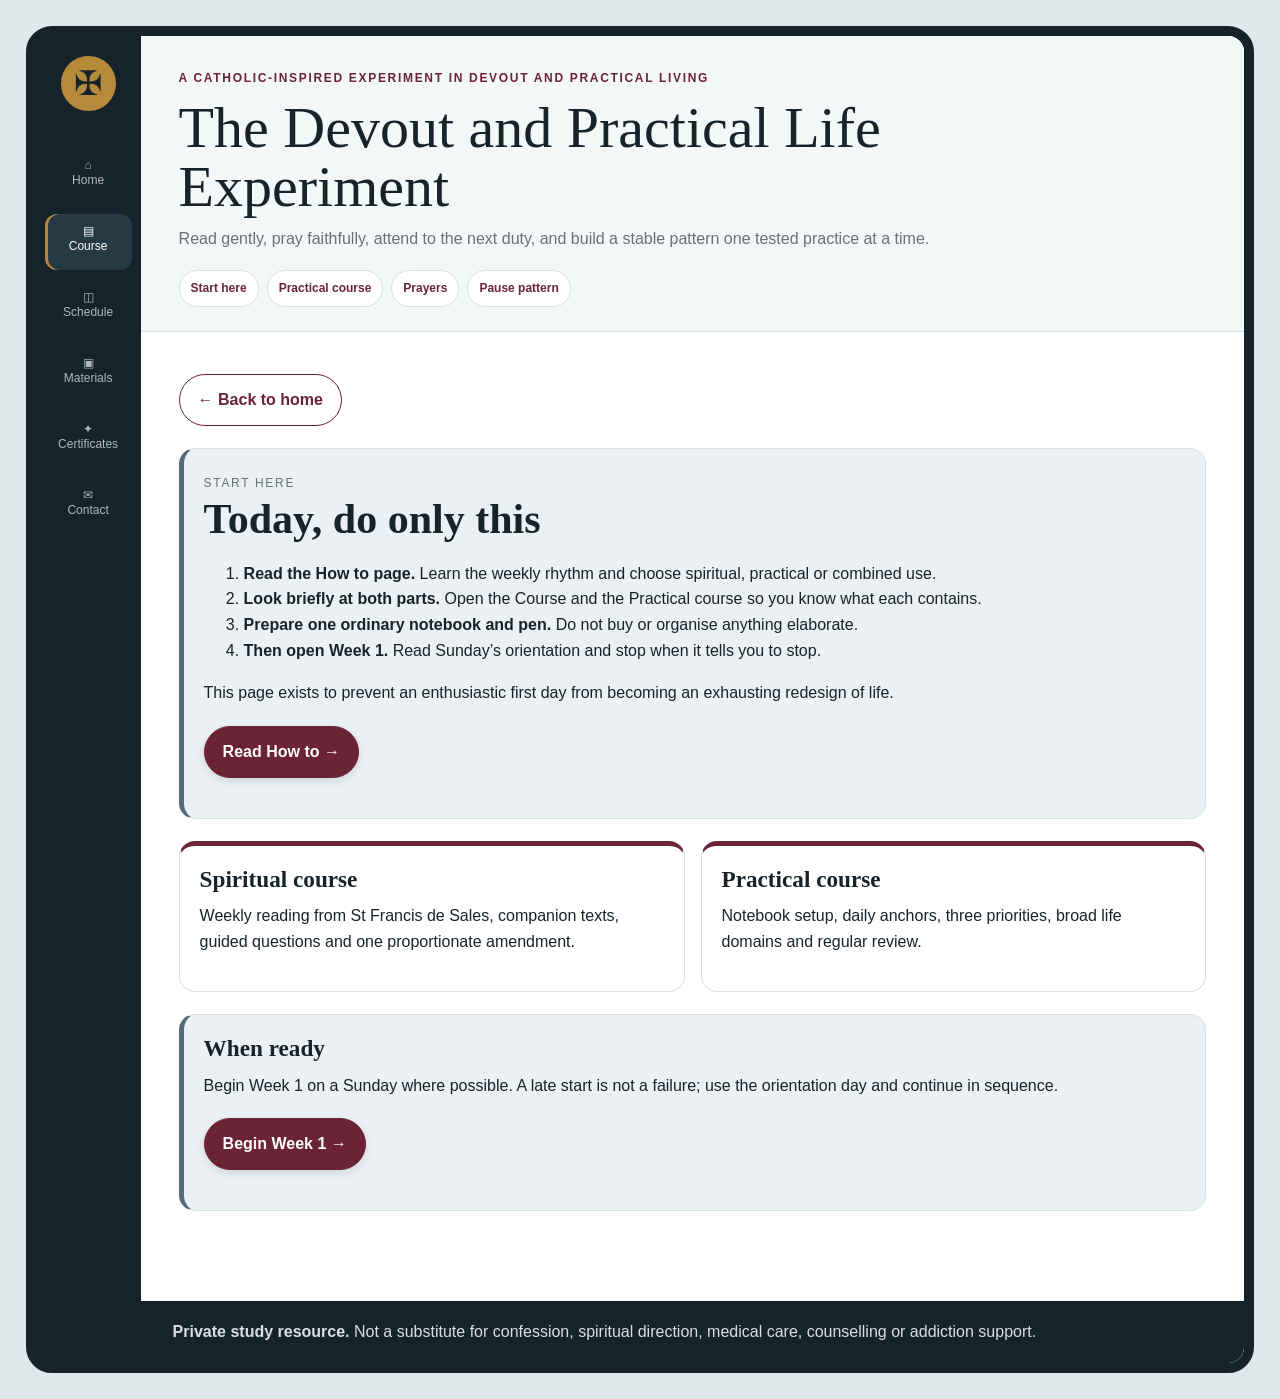
<file: start.html>
<!doctype html><html lang="en-GB"><head><meta charset="utf-8"><meta name="viewport" content="width=device-width,initial-scale=1"><title>Start Here</title><link rel="stylesheet" href="styles.css"></head><body><main><p><a class="button secondary" href="index.html">← Back to home</a></p><section class="start-here"><span class="small-label">Start here</span><h2>Today, do only this</h2><ol><li><strong>Read the How to page.</strong> Learn the weekly rhythm and choose spiritual, practical or combined use.</li><li><strong>Look briefly at both parts.</strong> Open the Course and the Practical course so you know what each contains.</li><li><strong>Prepare one ordinary notebook and pen.</strong> Do not buy or organise anything elaborate.</li><li><strong>Then open Week 1.</strong> Read Sunday’s orientation and stop when it tells you to stop.</li></ol><p>This page exists to prevent an enthusiastic first day from becoming an exhausting redesign of life.</p><p><a class="button" href="schedule.html">Read How to →</a></p></section><div class="grid two"><a class="lesson-card" href="lessons.html"><h3>Spiritual course</h3><p>Weekly reading from St Francis de Sales, companion texts, guided questions and one proportionate amendment.</p></a><a class="lesson-card" href="practical.html"><h3>Practical course</h3><p>Notebook setup, daily anchors, three priorities, broad life domains and regular review.</p></a></div><section class="course-purpose"><h3>When ready</h3><p>Begin Week 1 on a Sunday where possible. A late start is not a failure; use the orientation day and continue in sequence.</p><p><a class="button" href="lesson.html?n=1">Begin Week 1 →</a></p></section></main><script src="app.js"></script><script src="site.js"></script><script>DEVOUT.shell('start.html')</script></body></html>
</file>
<file: styles.css>
:root{--ink:#17232b;--burgundy:#6b2436;--burgundy-dark:#531a29;--burgundy-soft:#f3e9ec;--gold:#b58a3a;--blue:#536b78;--blue-dark:#3f5865;--paper:#ffffff;--soft:#f4f7f8;--soft-blue:#eaf0f3;--ground:#dfe7ea;--muted:#65727a;--line:#d7e0e4}*{box-sizing:border-box}html{background:var(--ground);scroll-behavior:smooth}body{margin:0;padding:2vw;background:var(--ground);color:var(--ink);font:16px/1.62 Arial,sans-serif}.app{min-height:96vh;border:10px solid var(--ink);border-radius:26px;background:var(--paper);display:grid;grid-template-columns:105px minmax(0,1fr);overflow:hidden}.nav{background:var(--ink);padding:20px 9px;display:flex;flex-direction:column;gap:4px}.logo{width:55px;height:55px;border-radius:50%;background:var(--gold);margin:0 auto 25px;display:grid;place-items:center;font:34px Georgia,serif}.nav a{color:#aeb9bf;text-decoration:none;text-align:center;padding:11px 3px;border-radius:12px;font-size:12px;line-height:1.25}.nav a span{display:block}.nav a:hover,.nav a.on{color:#fff;background:#263a45;box-shadow:inset 3px 0 var(--gold)}.main{min-width:0;background:var(--paper)}.masthead{padding:28px 38px 24px;border-bottom:1px solid var(--line);background:var(--soft)}.masthead small,.small-label,.lesson-number,.kicker{text-transform:uppercase;letter-spacing:.14em;font-size:.75rem;color:var(--muted)}.masthead small{color:var(--burgundy);font-weight:bold}.masthead h1{max-width:950px;margin:8px 0 10px;font:clamp(34px,5vw,58px)/1.02 Georgia,serif}.masthead p{max-width:850px;margin:0;color:var(--muted)}main{padding:38px;max-width:1200px}main>section+section{margin-top:28px}h1,h2,h3,h4{font-family:Georgia,serif;line-height:1.18}h2{font-size:clamp(30px,4vw,42px);margin:0 0 14px}h3{font-size:1.45rem;margin:0 0 10px}h4{font-size:1.12rem;margin:0 0 8px}p{margin:0 0 1rem}.footer{margin-top:34px;padding:18px 32px;background:var(--ink);color:#d7dfe3}.hero{min-height:44vh;border-radius:20px;padding:7%;color:#fff;background:linear-gradient(125deg,#17232b 20%,#344d5a 62%,#6b2436);display:grid;grid-template-columns:1.35fr .65fr;gap:28px;align-items:center}.hero h2{font-size:clamp(42px,6vw,70px);color:#fff}.hero p{font-size:18px}.grid{display:grid;grid-template-columns:repeat(3,minmax(0,1fr));gap:16px;margin:22px 0}.grid.two{grid-template-columns:repeat(2,minmax(0,1fr))}.grid.three{grid-template-columns:repeat(3,minmax(0,1fr))}.grid>a{display:block;color:inherit;text-decoration:none}.panel,.lesson-card,.prayer-card,.week-card,.journal-block,.reading-card,.session-plan,.course-purpose,.notebook-guide,.prayer-strip,.start-here,.resume{min-width:0;border:1px solid var(--line);border-radius:16px;padding:20px;background:#fff}.lesson-card{border-top:5px solid var(--burgundy)}.panel.dark{background:#22343e;color:#fff}.course-purpose,.start-here{margin:18px 0;background:var(--soft-blue);border-left:5px solid var(--blue)}.resume{margin:22px 0;background:#eef2f4;border-left:5px solid var(--blue)}.prayer-strip{margin:0 0 24px;background:#f7fafb;border-left:5px solid var(--gold)}.prayer-strip p{margin:.6rem 0 0}.sign-of-cross{font-weight:600;color:var(--burgundy)}.tag{display:block;max-width:850px;margin:0 0 18px;padding:10px 14px;border-radius:18px;background:var(--soft-blue)}.section-title{margin:30px 0 12px}.reading-grid{display:grid;grid-template-columns:repeat(2,minmax(0,1fr));gap:16px;margin:18px 0 24px}.reading-card{display:flex;flex-direction:column;border-top:5px solid var(--burgundy)}.reading-card:nth-child(2){border-top-color:var(--blue)}.reading-card p{flex:1}.reading-card .button{align-self:flex-start;margin-top:8px}.session-plan{margin:22px 0;background:var(--soft)}.session-plan li,.notebook-guide li,.method li{margin:9px 0}.button{display:inline-block;max-width:100%;margin:4px 4px 4px 0;padding:12px 18px;border:1px solid var(--burgundy);border-radius:28px;background:var(--burgundy);color:#fff;font-weight:bold;text-decoration:none;text-align:center;white-space:normal;box-shadow:0 3px 8px rgba(23,35,43,.12);transition:background .18s ease,border-color .18s ease,transform .18s ease,box-shadow .18s ease}.button:hover,.button:focus-visible{background:var(--burgundy-dark);border-color:var(--burgundy-dark);transform:translateY(-1px);box-shadow:0 5px 12px rgba(23,35,43,.18)}.button.secondary{background:#fff;color:var(--burgundy);border:1.5px solid var(--burgundy);box-shadow:none}.button.secondary:hover,.button.secondary:focus-visible{background:var(--burgundy-soft);color:var(--burgundy-dark)}.warning{margin:20px 0;padding:15px;background:#f6f8f9;border-left:5px solid var(--gold)}.small{color:var(--muted)}blockquote{margin:18px 0;padding:14px 18px;background:var(--soft-blue);border-left:5px solid var(--burgundy);font-weight:bold}.lesson-nav{display:flex;gap:8px;flex-wrap:wrap;margin-top:22px}details{margin:14px 0;border:1px solid #cbd6db;border-radius:14px;background:#fff;overflow:hidden;box-shadow:0 2px 6px rgba(23,35,43,.05)}details summary{position:relative;cursor:pointer;padding:16px 52px 16px 18px;font-weight:bold;color:var(--ink);background:linear-gradient(135deg,#f2f6f7,#eaf0f3);list-style:none;border-left:5px solid var(--blue);transition:background .18s ease,color .18s ease,border-color .18s ease}details summary::-webkit-details-marker{display:none}details summary::after{content:'›';position:absolute;right:18px;top:50%;width:28px;height:28px;margin-top:-14px;border-radius:50%;display:grid;place-items:center;background:#fff;color:var(--burgundy);font:700 24px/1 Georgia,serif;box-shadow:0 1px 4px rgba(23,35,43,.12);transform:rotate(0deg);transition:transform .18s ease,background .18s ease,color .18s ease}details summary:hover{background:linear-gradient(135deg,#eaf0f3,#dfe9ed);border-left-color:var(--burgundy)}details[open]{border-color:#bfcdd3;box-shadow:0 5px 14px rgba(23,35,43,.09)}details[open] summary{border-bottom:1px solid var(--line);border-left-color:var(--burgundy);color:var(--burgundy-dark);background:linear-gradient(135deg,var(--burgundy-soft),#eef3f5)}details[open] summary::after{transform:rotate(90deg);background:var(--burgundy);color:#fff}details>p,details>ul,details>ol,details>.prayer-content{padding:0 18px 18px;margin:16px 0}.hint{background:#fff;border-color:var(--line)}.prayer-page{max-width:900px}.prayer-page details{margin:14px 0}.prayer-page details summary{font-size:1.05rem}.prayer-content h3{margin-top:18px}.contact-form input,.contact-form textarea,.contact-form select{width:100%;padding:12px;border:1px solid #b9c6cc;border-radius:10px;font:inherit}.contact-form textarea{min-height:140px}.contact-form label{display:block;margin-top:14px;font-weight:bold}.contact-form .checkbox-label{display:flex;gap:10px;align-items:flex-start;font-weight:normal}.contact-form .checkbox-label input{width:auto;margin-top:6px}@media(max-width:1050px){.grid,.grid.three{grid-template-columns:repeat(2,minmax(0,1fr))}.reading-grid{grid-template-columns:1fr}.hero{grid-template-columns:1fr}.hero .panel{max-width:720px}}@media(max-width:800px){html,body{overflow-x:hidden}body{padding:0;background:var(--ink);font-size:16px}.app{display:block;min-height:100vh;border:0;border-radius:0;overflow:visible}.nav{position:sticky;top:0;z-index:20;height:66px;padding:5px 6px;display:flex;flex-direction:row;gap:2px;overflow-x:auto;overflow-y:hidden;scrollbar-width:none}.nav::-webkit-scrollbar{display:none}.logo{display:none}.nav a{flex:0 0 76px;height:56px;padding:6px 4px;display:flex;flex-direction:column;justify-content:center;font-size:11px}.nav a.on{box-shadow:inset 0 3px var(--gold)}.masthead{padding:18px}.masthead h1{font-size:clamp(30px,9vw,40px);margin:7px 0 9px}.masthead p{font-size:14px;line-height:1.5}main{padding:20px 18px;max-width:none}.hero{min-height:auto;padding:25px 20px;gap:18px}.hero h2{font-size:clamp(36px,11vw,48px)}.hero p{font-size:16px}.grid,.grid.two,.grid.three,.reading-grid{grid-template-columns:1fr}.panel,.lesson-card,.prayer-card,.week-card,.journal-block,.reading-card,.session-plan,.course-purpose,.notebook-guide,.prayer-strip,.start-here,.resume{padding:17px}.footer{margin-top:24px;padding:18px}.method,.notebook-guide ol,.notebook-guide ul{padding-left:1.3rem}.button{padding:13px 18px}details summary{padding:17px 50px 17px 16px}details summary::after{right:14px}}@media(max-width:390px){.nav a{flex-basis:68px;font-size:10px}main{padding:18px 14px}.masthead{padding:16px 14px}.panel,.lesson-card,.prayer-card,.week-card,.journal-block,.reading-card,.session-plan,.course-purpose,.notebook-guide,.prayer-strip,.start-here,.resume{padding:15px}}@media print{body{padding:0;background:#fff}.app{display:block;border:0}.nav,.masthead,.footer,.button{display:none!important}main{padding:0;max-width:none}}
</file>
<file: course.css>
.course-page{max-width:1050px}.course-introduction{max-width:900px}.course-introduction>h2{margin-bottom:20px}.course-prayer{margin:20px 0 28px;padding:22px 24px;border:1px solid var(--line);border-left:5px solid var(--gold);border-radius:16px;background:#f7fafb}.course-prayer p:last-child{margin-bottom:0}.course-intro-copy{display:grid;grid-template-columns:repeat(3,minmax(0,1fr));gap:16px;margin:24px 0 30px}.course-intro-copy>div,.course-intro-copy h3{min-width:0}.course-intro-copy h3{margin-top:0;color:var(--burgundy)}.course-intro-copy p{margin-bottom:0}.course-intro-copy h3:nth-of-type(n+2){margin-top:18px}.course-progress{display:flex;align-items:center;justify-content:space-between;gap:16px;margin:28px 0;padding:16px 18px;border:1px solid var(--line);border-radius:14px;background:var(--soft-blue)}.course-progress strong{display:block;font-size:1.08rem}.text-button{border:0;background:transparent;color:var(--burgundy);font:inherit;font-weight:bold;text-decoration:underline;cursor:pointer}.course-accordions{margin-top:18px}.course-phase{margin:14px 0;border:1px solid #c5d1d6;border-radius:17px;background:#fff;overflow:hidden;box-shadow:0 3px 9px rgba(23,35,43,.06)}.course-phase>summary{position:relative;display:flex;align-items:center;justify-content:space-between;gap:14px;padding:19px 62px 19px 22px;background:linear-gradient(135deg,#edf3f5,#e2ebef);cursor:pointer;list-style:none;border-left:6px solid var(--blue);transition:background .18s ease,border-color .18s ease,box-shadow .18s ease}.course-phase>summary::-webkit-details-marker{display:none}.course-phase>summary::after{content:'›';position:absolute;right:18px;top:50%;width:30px;height:30px;margin-top:-15px;border-radius:50%;display:grid;place-items:center;background:#fff;color:var(--burgundy);font:700 25px/1 Georgia,serif;box-shadow:0 2px 6px rgba(23,35,43,.14);transition:transform .18s ease,background .18s ease,color .18s ease}.course-phase>summary:hover{background:linear-gradient(135deg,#e5eef1,#d7e4e9);border-left-color:var(--burgundy)}.course-phase>summary span:first-child{display:flex;flex-direction:column;gap:4px}.course-phase>summary strong{font:1.32rem/1.2 Georgia,serif;color:var(--ink)}.course-phase>summary small{font-weight:normal;color:#56666f}.course-phase[open]{border-color:#b9c8ce;box-shadow:0 6px 16px rgba(23,35,43,.1)}.course-phase[open]>summary{border-bottom:1px solid var(--line);border-left-color:var(--burgundy);background:linear-gradient(135deg,var(--burgundy-soft),#e9f0f2)}.course-phase[open]>summary strong{color:var(--burgundy-dark)}.course-phase[open]>summary::after{transform:rotate(90deg);background:var(--burgundy);color:#fff}.phase-progress{flex:0 0 auto;min-width:46px;padding:6px 10px;border:1px solid rgba(107,36,54,.2);border-radius:999px;background:#fff;color:var(--burgundy);font-weight:bold;text-align:center;box-shadow:0 1px 4px rgba(23,35,43,.08)}.phase-weeks{padding:10px 20px 20px}.course-week{display:grid;grid-template-columns:minmax(0,1fr) auto;gap:18px;align-items:center;padding:20px 4px;border-bottom:1px solid var(--line)}.course-week:last-child{border-bottom:0}.course-week-main{display:grid;grid-template-columns:42px minmax(0,1fr);gap:13px;align-items:start}.week-status{width:38px;height:38px;border-radius:50%;display:grid;place-items:center;background:var(--soft-blue);color:var(--burgundy);font-weight:bold}.course-week h3{margin:2px 0 6px;font-size:1.18rem}.course-week p{margin:0 0 6px}.course-week-actions{display:flex;flex-direction:column;gap:8px;align-items:stretch;min-width:148px}.course-week-actions .button{margin:0;padding:10px 15px;font-size:.92rem;background:var(--burgundy);border-color:var(--burgundy);color:#fff}.course-week-actions .button:hover,.course-week-actions .button:focus-visible{background:var(--burgundy-dark);border-color:var(--burgundy-dark)}.complete-button{padding:10px 15px;border:1.5px solid var(--blue);border-radius:24px;background:#fff;color:var(--blue-dark);font:inherit;font-size:.92rem;font-weight:bold;cursor:pointer;transition:background .18s ease,color .18s ease,border-color .18s ease,transform .18s ease}.complete-button:hover,.complete-button:focus-visible{border-color:var(--burgundy);background:var(--burgundy-soft);color:var(--burgundy-dark);transform:translateY(-1px)}.complete-button.completed{background:#dfeee6;border-color:#6d9a7d;color:#315c45}.course-week.is-complete{opacity:.78}.course-week.is-complete .week-status{background:#dfeee6;color:#315c45}.course-week.is-complete h3{text-decoration:line-through;text-decoration-thickness:1px;text-decoration-color:#99aaa2}@media(max-width:850px){.course-intro-copy{grid-template-columns:1fr}.course-week{grid-template-columns:1fr}.course-week-actions{flex-direction:row;min-width:0;padding-left:55px}.course-week-actions>*{flex:0 1 auto}}@media(max-width:520px){.course-prayer{padding:18px}.course-progress{align-items:flex-start;flex-direction:column}.course-phase>summary{padding:17px 58px 17px 16px}.course-phase>summary::after{right:14px}.course-phase>summary small{display:none}.phase-progress{min-width:42px;padding:5px 8px}.phase-weeks{padding:6px 14px 16px}.course-week-main{grid-template-columns:34px minmax(0,1fr)}.week-status{width:31px;height:31px}.course-week-actions{padding-left:47px;flex-direction:column;align-items:stretch}.course-week-actions>*{width:100%}}
</file>
